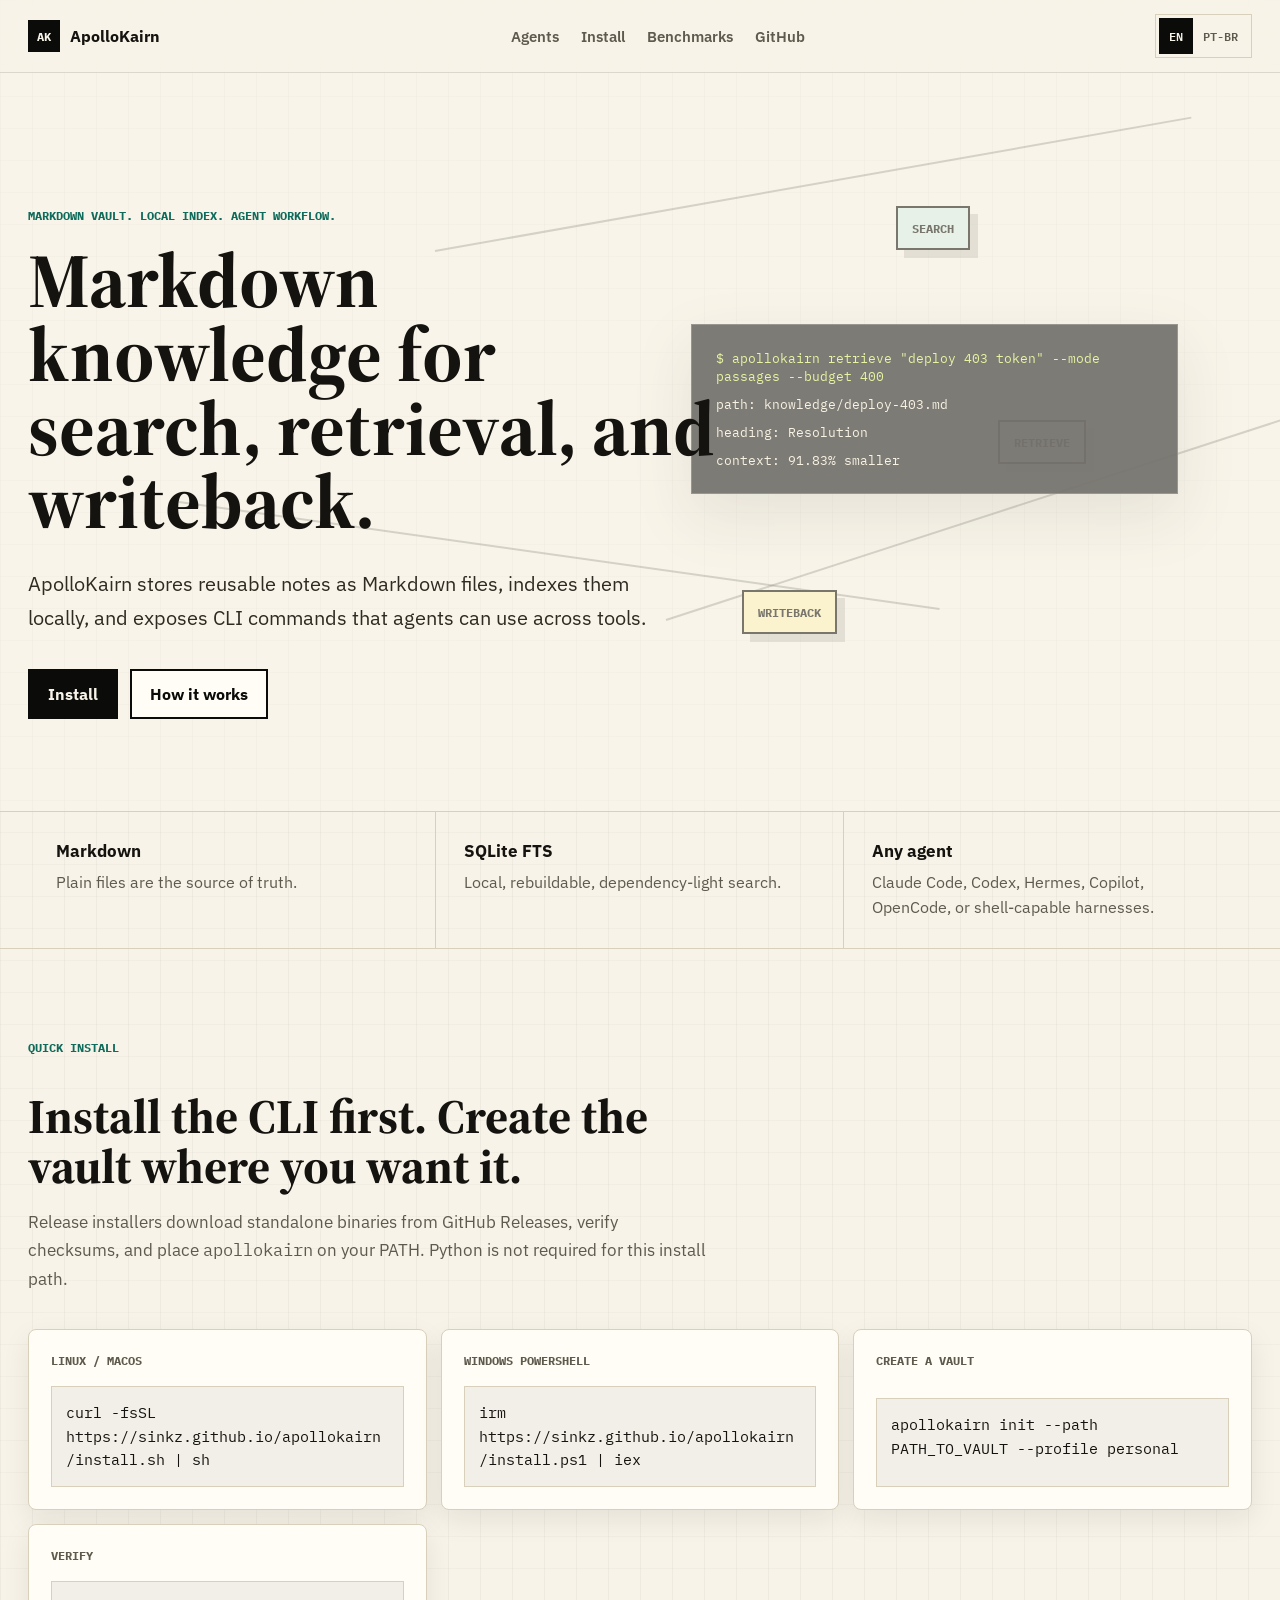
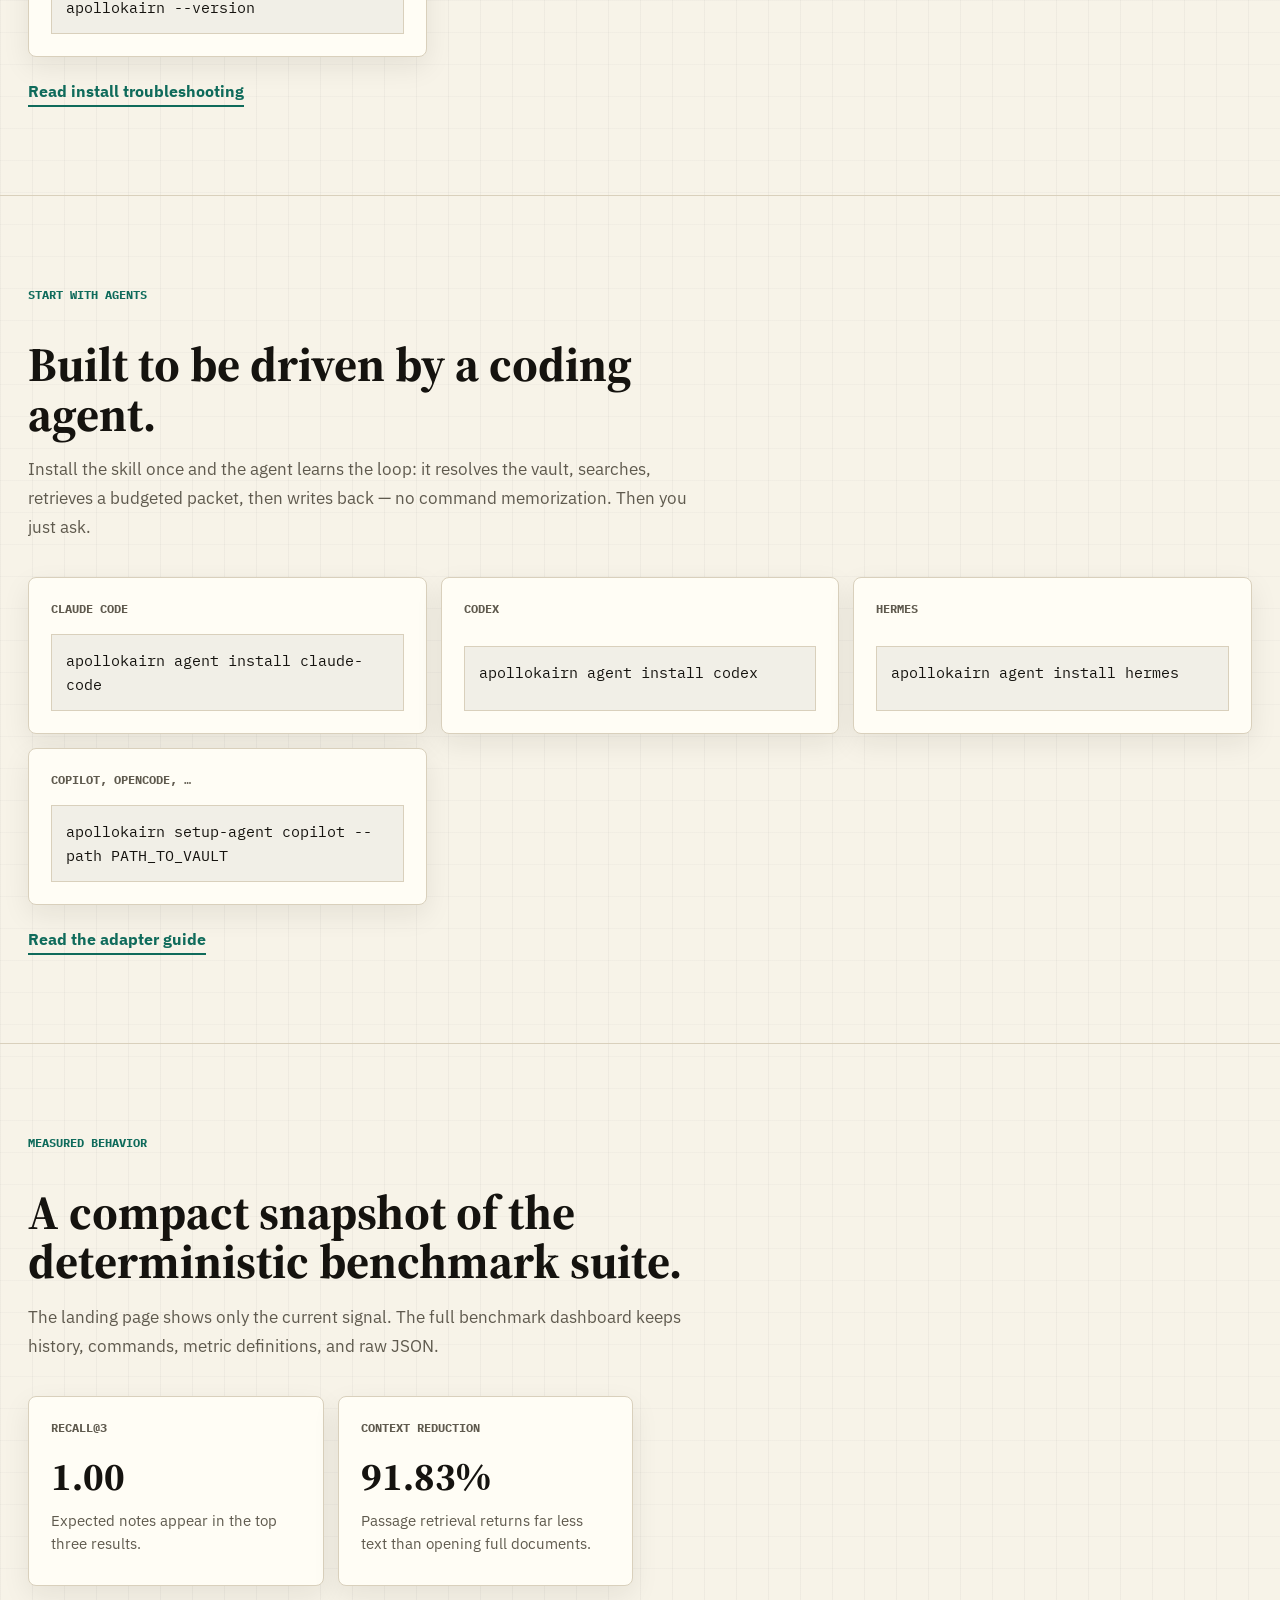
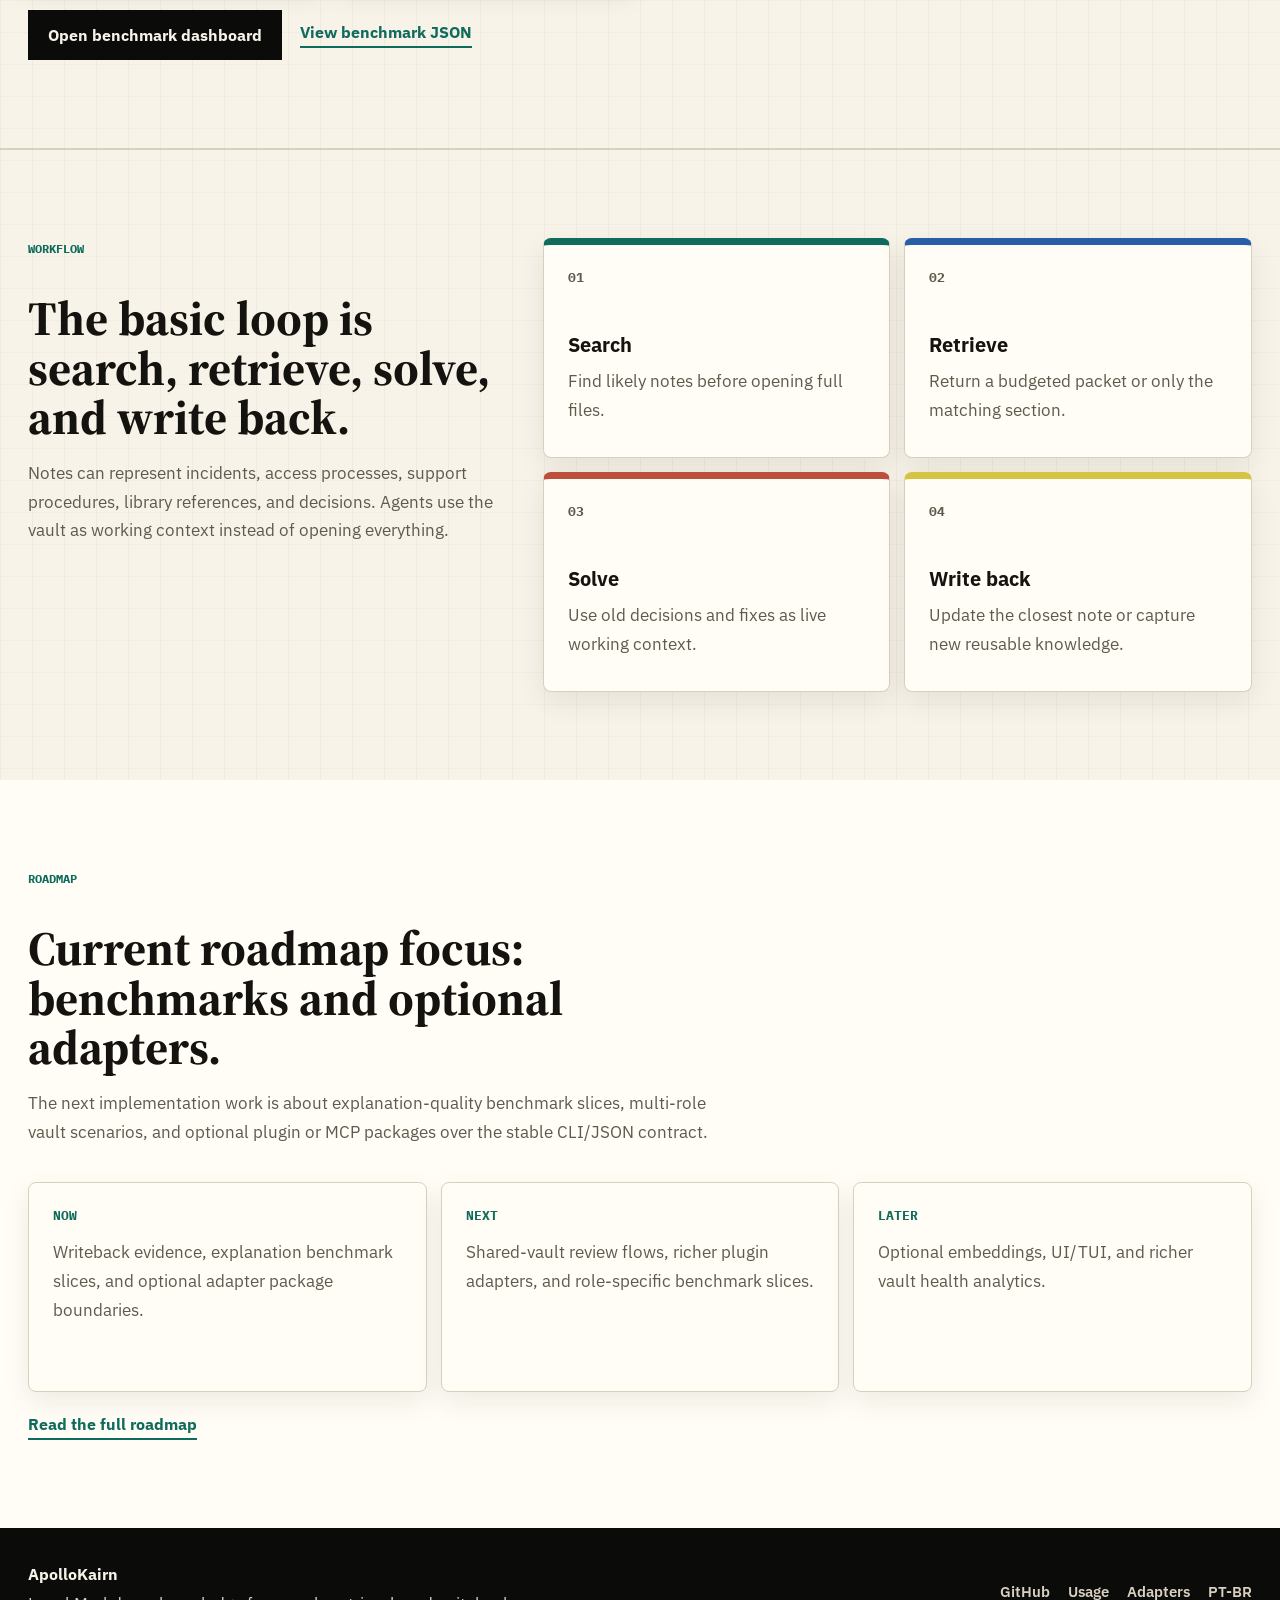
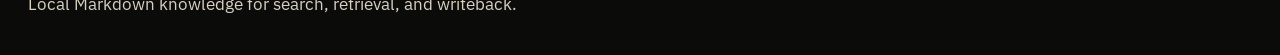
<file: docs/index.html>
<!doctype html>
<html lang="en">
  <head>
    <meta charset="utf-8" />
    <meta name="viewport" content="width=device-width, initial-scale=1" />
    <title>ApolloKairn - Markdown knowledge for agent workflows</title>
    <meta
      name="description"
      content="ApolloKairn is a local Markdown knowledge vault with CLI search, retrieval, writeback, and deterministic benchmarks."
    />
    <meta name="theme-color" content="#f7f3e8" />
    <meta property="og:title" content="ApolloKairn - Markdown knowledge for agent workflows" />
    <meta
      property="og:description"
      content="A local Markdown vault with SQLite search, budgeted retrieval, writeback, and benchmark data."
    />
    <link
      rel="icon"
      href='data:image/svg+xml,<svg xmlns="http://www.w3.org/2000/svg" viewBox="0 0 64 64"><rect width="64" height="64" fill="%2315130f"/><path d="M18 18h28v7H26v7h15v7H26v7h21v7H18z" fill="%23f7f3e8"/></svg>'
    />
    <link rel="stylesheet" href="assets/styles.css" />
  </head>
  <body data-lang="en">
    <a class="skip-link" href="#main">Skip to content</a>

    <header class="site-header" aria-label="Primary navigation">
      <a class="brand" href="#top" aria-label="ApolloKairn home">
        <span class="brand-mark">AK</span>
        <span>ApolloKairn</span>
      </a>
      <nav class="nav-links" aria-label="Page sections">
        <a href="#agents" data-lang-content="en">Agents</a>
        <a href="#agents" data-lang-content="pt">Agentes</a>
        <a href="#install">Install</a>
        <a href="benchmarks.html">Benchmarks</a>
        <a href="https://github.com/sinkz/apollokairn">GitHub</a>
      </nav>
      <div class="language-switch" aria-label="Language">
        <button class="language-button" type="button" data-set-lang="en" aria-pressed="true">EN</button>
        <button class="language-button" type="button" data-set-lang="pt" aria-pressed="false">PT-BR</button>
      </div>
    </header>

    <main id="main">
      <section class="hero" id="top">
        <div class="hero-scene" aria-hidden="true">
          <div class="scene-line line-one"></div>
          <div class="scene-line line-two"></div>
          <div class="scene-line line-three"></div>
          <div class="scene-block block-a">search</div>
          <div class="scene-block block-b">retrieve</div>
          <div class="scene-block block-c">writeback</div>
          <div class="scene-terminal">
            <span>$ apollokairn retrieve "deploy 403 token" --mode passages --budget 400</span>
            <span>path: knowledge/deploy-403.md</span>
            <span>heading: Resolution</span>
            <span>context: 91.83% smaller</span>
          </div>
        </div>
        <div class="hero-content">
          <p class="eyebrow" data-lang-content="en">Markdown vault. Local index. Agent workflow.</p>
          <p class="eyebrow" data-lang-content="pt">Vault Markdown. Índice local. Fluxo com agentes.</p>

          <h1 data-lang-content="en">Markdown knowledge for search, retrieval, and writeback.</h1>
          <h1 data-lang-content="pt">Conhecimento em Markdown para busca, recuperação e escrita.</h1>

          <p class="hero-copy" data-lang-content="en">
            ApolloKairn stores reusable notes as Markdown files, indexes them locally,
            and exposes CLI commands that agents can use across tools.
          </p>
          <p class="hero-copy" data-lang-content="pt">
            ApolloKairn armazena notas reutilizáveis como arquivos Markdown, indexa tudo
            localmente e expõe comandos de CLI que agentes podem usar em diferentes
            ferramentas.
          </p>

          <div class="hero-actions" aria-label="Primary actions">
            <a class="button primary" href="#install" data-lang-content="en">Install</a>
            <a class="button primary" href="#install" data-lang-content="pt">Instalar</a>
            <a class="button secondary" href="learn.html" data-lang-content="en">How it works</a>
            <a class="button secondary" href="learn.html" data-lang-content="pt">Como funciona</a>
          </div>
        </div>
      </section>

      <section class="proof-band" aria-label="Project facts">
        <div class="proof-item">
          <strong>Markdown</strong>
          <span data-lang-content="en">Plain files are the source of truth.</span>
          <span data-lang-content="pt">Arquivos simples são a fonte da verdade.</span>
        </div>
        <div class="proof-item">
          <strong>SQLite FTS</strong>
          <span data-lang-content="en">Local, rebuildable, dependency-light search.</span>
          <span data-lang-content="pt">Busca local, reconstruível e leve.</span>
        </div>
        <div class="proof-item">
          <strong>Any agent</strong>
          <span data-lang-content="en">Claude Code, Codex, Hermes, Copilot, OpenCode, or shell-capable harnesses.</span>
          <span data-lang-content="pt">Claude Code, Codex, Hermes, Copilot, OpenCode ou harnesses com shell.</span>
        </div>
      </section>

      <section class="section install-section" id="install">
        <div class="section-heading compact">
          <p class="eyebrow" data-lang-content="en">Quick install</p>
          <p class="eyebrow" data-lang-content="pt">Instalação rápida</p>
          <h2 data-lang-content="en">Install the CLI first. Create the vault where you want it.</h2>
          <h2 data-lang-content="pt">Instale a CLI primeiro. Crie o vault onde você quiser.</h2>
          <p data-lang-content="en">
            Release installers download standalone binaries from GitHub Releases,
            verify checksums, and place <code>apollokairn</code> on your PATH. Python is
            not required for this install path.
          </p>
          <p data-lang-content="pt">
            Os instaladores baixam binários standalone do GitHub Releases,
            validam checksums e colocam <code>apollokairn</code> no PATH. Python não é
            necessário neste caminho de instalação.
          </p>
        </div>

        <div class="install-grid">
          <article class="install-card">
            <span>Linux / macOS</span>
            <code>curl -fsSL https://sinkz.github.io/apollokairn/install.sh | sh</code>
          </article>
          <article class="install-card">
            <span>Windows PowerShell</span>
            <code>irm https://sinkz.github.io/apollokairn/install.ps1 | iex</code>
          </article>
          <article class="install-card">
            <span data-lang-content="en">Create a vault</span>
            <span data-lang-content="pt">Criar um vault</span>
            <code>apollokairn init --path PATH_TO_VAULT --profile personal</code>
          </article>
          <article class="install-card">
            <span data-lang-content="en">Verify</span>
            <span data-lang-content="pt">Verificar</span>
            <code>apollokairn --version</code>
          </article>
        </div>

        <a class="text-link" href="guides/quick-install.md" data-lang-content="en">Read install troubleshooting</a>
        <a class="text-link" href="guides/quick-install.pt-BR.md" data-lang-content="pt">Ver solução de problemas de instalação</a>
      </section>

      <section class="section install-section" id="agents">
        <div class="section-heading compact">
          <p class="eyebrow" data-lang-content="en">Start with agents</p>
          <p class="eyebrow" data-lang-content="pt">Comece com agentes</p>
          <h2 data-lang-content="en">Built to be driven by a coding agent.</h2>
          <h2 data-lang-content="pt">Feito para ser conduzido por um agente de código.</h2>
          <p data-lang-content="en">
            Install the skill once and the agent learns the loop: it resolves the
            vault, searches, retrieves a budgeted packet, then writes back — no
            command memorization. Then you just ask.
          </p>
          <p data-lang-content="pt">
            Instale a skill uma vez e o agente aprende o fluxo: ele resolve o vault,
            busca, recupera um pacote com orçamento e registra de volta — sem decorar
            comandos. Depois é só perguntar.
          </p>
        </div>

        <div class="install-grid">
          <article class="install-card">
            <span>Claude Code</span>
            <code>apollokairn agent install claude-code</code>
          </article>
          <article class="install-card">
            <span>Codex</span>
            <code>apollokairn agent install codex</code>
          </article>
          <article class="install-card">
            <span>Hermes</span>
            <code>apollokairn agent install hermes</code>
          </article>
          <article class="install-card">
            <span data-lang-content="en">Copilot, OpenCode, …</span>
            <span data-lang-content="pt">Copilot, OpenCode, …</span>
            <code>apollokairn setup-agent copilot --path PATH_TO_VAULT</code>
          </article>
        </div>

        <a class="text-link" href="https://github.com/sinkz/apollokairn/blob/main/docs/guides/adapters.md" data-lang-content="en">Read the adapter guide</a>
        <a class="text-link" href="https://github.com/sinkz/apollokairn/blob/main/docs/guides/adapters.pt-BR.md" data-lang-content="pt">Ler o guia de adapters</a>
      </section>

      <section class="section benchmark-preview-section" id="benchmarks">
        <div class="section-heading compact">
          <p class="eyebrow" data-lang-content="en">Measured behavior</p>
          <p class="eyebrow" data-lang-content="pt">Comportamento medido</p>
          <h2 data-lang-content="en">A compact snapshot of the deterministic benchmark suite.</h2>
          <h2 data-lang-content="pt">Um snapshot compacto da suíte determinística de benchmarks.</h2>
          <p data-lang-content="en">
            The landing page shows only the current signal. The full benchmark
            dashboard keeps history, commands, metric definitions, and raw JSON.
          </p>
          <p data-lang-content="pt">
            A landing mostra apenas o sinal atual. O dashboard completo mantém
            histórico, comandos, definições de métricas e JSON bruto.
          </p>
        </div>

        <figure class="section-figure" data-lang-content="pt">
          <img
            src="assets/diagrams/benchmarks.png"
            alt="Benchmark ApolloKairn: fixture, query, ranking, golden"
            loading="lazy"
          />
          <figcaption>Benchmark é contrato de comportamento — fixture, query, ranking, golden.</figcaption>
        </figure>

        <div class="benchmark-preview-grid" id="benchmark-preview-cards" aria-live="polite">
          <article class="metric-card">
            <span>Recall@3</span>
            <strong>1.00</strong>
            <p>Expected notes appear in the top three results.</p>
          </article>
          <article class="metric-card">
            <span>Context reduction</span>
            <strong>91.83%</strong>
            <p>Passage retrieval returns far less text than opening full documents.</p>
          </article>
        </div>

        <div class="benchmark-preview-actions">
          <a class="button primary" href="benchmarks.html" data-lang-content="en">Open benchmark dashboard</a>
          <a class="button primary" href="benchmarks.html" data-lang-content="pt">Abrir dashboard de benchmarks</a>
          <a class="text-link" href="data/benchmarks.json" data-lang-content="en">View benchmark JSON</a>
          <a class="text-link" href="data/benchmarks.json" data-lang-content="pt">Ver JSON dos benchmarks</a>
        </div>

        <noscript>
          <p class="noscript-note">Benchmark cards use JavaScript to load docs/data/benchmarks.json.</p>
        </noscript>
      </section>

      <section class="section split-section" id="workflow">
        <div class="section-heading compact">
          <p class="eyebrow" data-lang-content="en">Workflow</p>
          <p class="eyebrow" data-lang-content="pt">Fluxo</p>
          <h2 data-lang-content="en">The basic loop is search, retrieve, solve, and write back.</h2>
          <h2 data-lang-content="pt">O fluxo básico é buscar, recuperar, resolver e registrar.</h2>
          <p data-lang-content="en">
            Notes can represent incidents, access processes, support procedures,
            library references, and decisions. Agents use the vault as working
            context instead of opening everything.
          </p>
          <p data-lang-content="pt">
            Notas podem representar incidentes, processos de acesso, procedimentos
            de suporte, referências de bibliotecas e decisões. Agentes usam o vault
            como contexto de trabalho sem abrir tudo.
          </p>
        </div>

        <figure class="section-figure full" data-lang-content="pt">
          <img
            src="assets/diagrams/workflow.png"
            alt="Fluxo do agente ApolloKairn: vault current, search, retrieve, writeback"
            loading="lazy"
          />
          <figcaption>O agente usa um contrato — vault current, search, retrieve, writeback.</figcaption>
        </figure>

        <div class="workflow-grid" data-lang-content="en">
          <article class="workflow-card accent-green">
            <span>01</span>
            <h3 data-lang-content="en">Search</h3>
            <h3 data-lang-content="pt">Buscar</h3>
            <p data-lang-content="en">Find likely notes before opening full files.</p>
            <p data-lang-content="pt">Encontre notas prováveis antes de abrir arquivos completos.</p>
          </article>
          <article class="workflow-card accent-blue">
            <span>02</span>
            <h3 data-lang-content="en">Retrieve</h3>
            <h3 data-lang-content="pt">Recuperar</h3>
            <p data-lang-content="en">Return a budgeted packet or only the matching section.</p>
            <p data-lang-content="pt">Retorne um pacote com orçamento ou só a seção relevante.</p>
          </article>
          <article class="workflow-card accent-coral">
            <span>03</span>
            <h3 data-lang-content="en">Solve</h3>
            <h3 data-lang-content="pt">Resolver</h3>
            <p data-lang-content="en">Use old decisions and fixes as live working context.</p>
            <p data-lang-content="pt">Use decisões e correções antigas como contexto de trabalho.</p>
          </article>
          <article class="workflow-card accent-yellow">
            <span>04</span>
            <h3 data-lang-content="en">Write back</h3>
            <h3 data-lang-content="pt">Registrar</h3>
            <p data-lang-content="en">Update the closest note or capture new reusable knowledge.</p>
            <p data-lang-content="pt">Atualize a nota mais próxima ou registre novo conhecimento.</p>
          </article>
        </div>
      </section>

      <section class="section roadmap-preview" id="roadmap">
        <div class="section-heading compact">
          <p class="eyebrow" data-lang-content="en">Roadmap</p>
          <p class="eyebrow" data-lang-content="pt">Roadmap</p>
          <h2 data-lang-content="en">Current roadmap focus: benchmarks and optional adapters.</h2>
          <h2 data-lang-content="pt">Foco atual do roadmap: benchmarks e adapters opcionais.</h2>
          <p data-lang-content="en">
            The next implementation work is about explanation-quality benchmark
            slices, multi-role vault scenarios, and optional plugin or MCP
            packages over the stable CLI/JSON contract.
          </p>
          <p data-lang-content="pt">
            A próxima implementação é criar benchmarks de qualidade de explicação,
            cenários de vault por perfil e pacotes opcionais de plugin ou MCP
            sobre o contrato estável de CLI/JSON.
          </p>
        </div>
        <div class="roadmap-columns">
          <article>
            <span>Now</span>
            <p data-lang-content="en">Writeback evidence, explanation benchmark slices, and optional adapter package boundaries.</p>
            <p data-lang-content="pt">Evidência de escrita, benchmarks de explicação e limites para pacotes opcionais de adapters.</p>
          </article>
          <article>
            <span>Next</span>
            <p data-lang-content="en">Shared-vault review flows, richer plugin adapters, and role-specific benchmark slices.</p>
            <p data-lang-content="pt">Revisão de vaults compartilhados, plugins mais ricos e benchmarks por perfil.</p>
          </article>
          <article>
            <span>Later</span>
            <p data-lang-content="en">Optional embeddings, UI/TUI, and richer vault health analytics.</p>
            <p data-lang-content="pt">Embeddings opcionais, UI/TUI e análises mais ricas de saúde do vault.</p>
          </article>
        </div>
        <a class="text-link" href="https://github.com/sinkz/apollokairn/blob/main/ROADMAP.md" data-lang-content="en">Read the full roadmap</a>
        <a class="text-link" href="https://github.com/sinkz/apollokairn/blob/main/ROADMAP.md" data-lang-content="pt">Ler o roadmap completo</a>
      </section>
    </main>

    <footer class="site-footer">
      <div>
        <strong>ApolloKairn</strong>
        <p data-lang-content="en">Local Markdown knowledge for search, retrieval, and writeback.</p>
        <p data-lang-content="pt">Conhecimento local em Markdown para busca, recuperação e escrita.</p>
      </div>
      <div class="footer-links">
        <a href="https://github.com/sinkz/apollokairn">GitHub</a>
        <a href="https://github.com/sinkz/apollokairn/blob/main/docs/guides/usage.md">Usage</a>
        <a href="https://github.com/sinkz/apollokairn/blob/main/docs/guides/adapters.md">Adapters</a>
        <a href="https://github.com/sinkz/apollokairn/blob/main/docs/guides/usage.pt-BR.md">PT-BR</a>
      </div>
    </footer>

    <script src="assets/site.js"></script>
  </body>
</html>
</file>
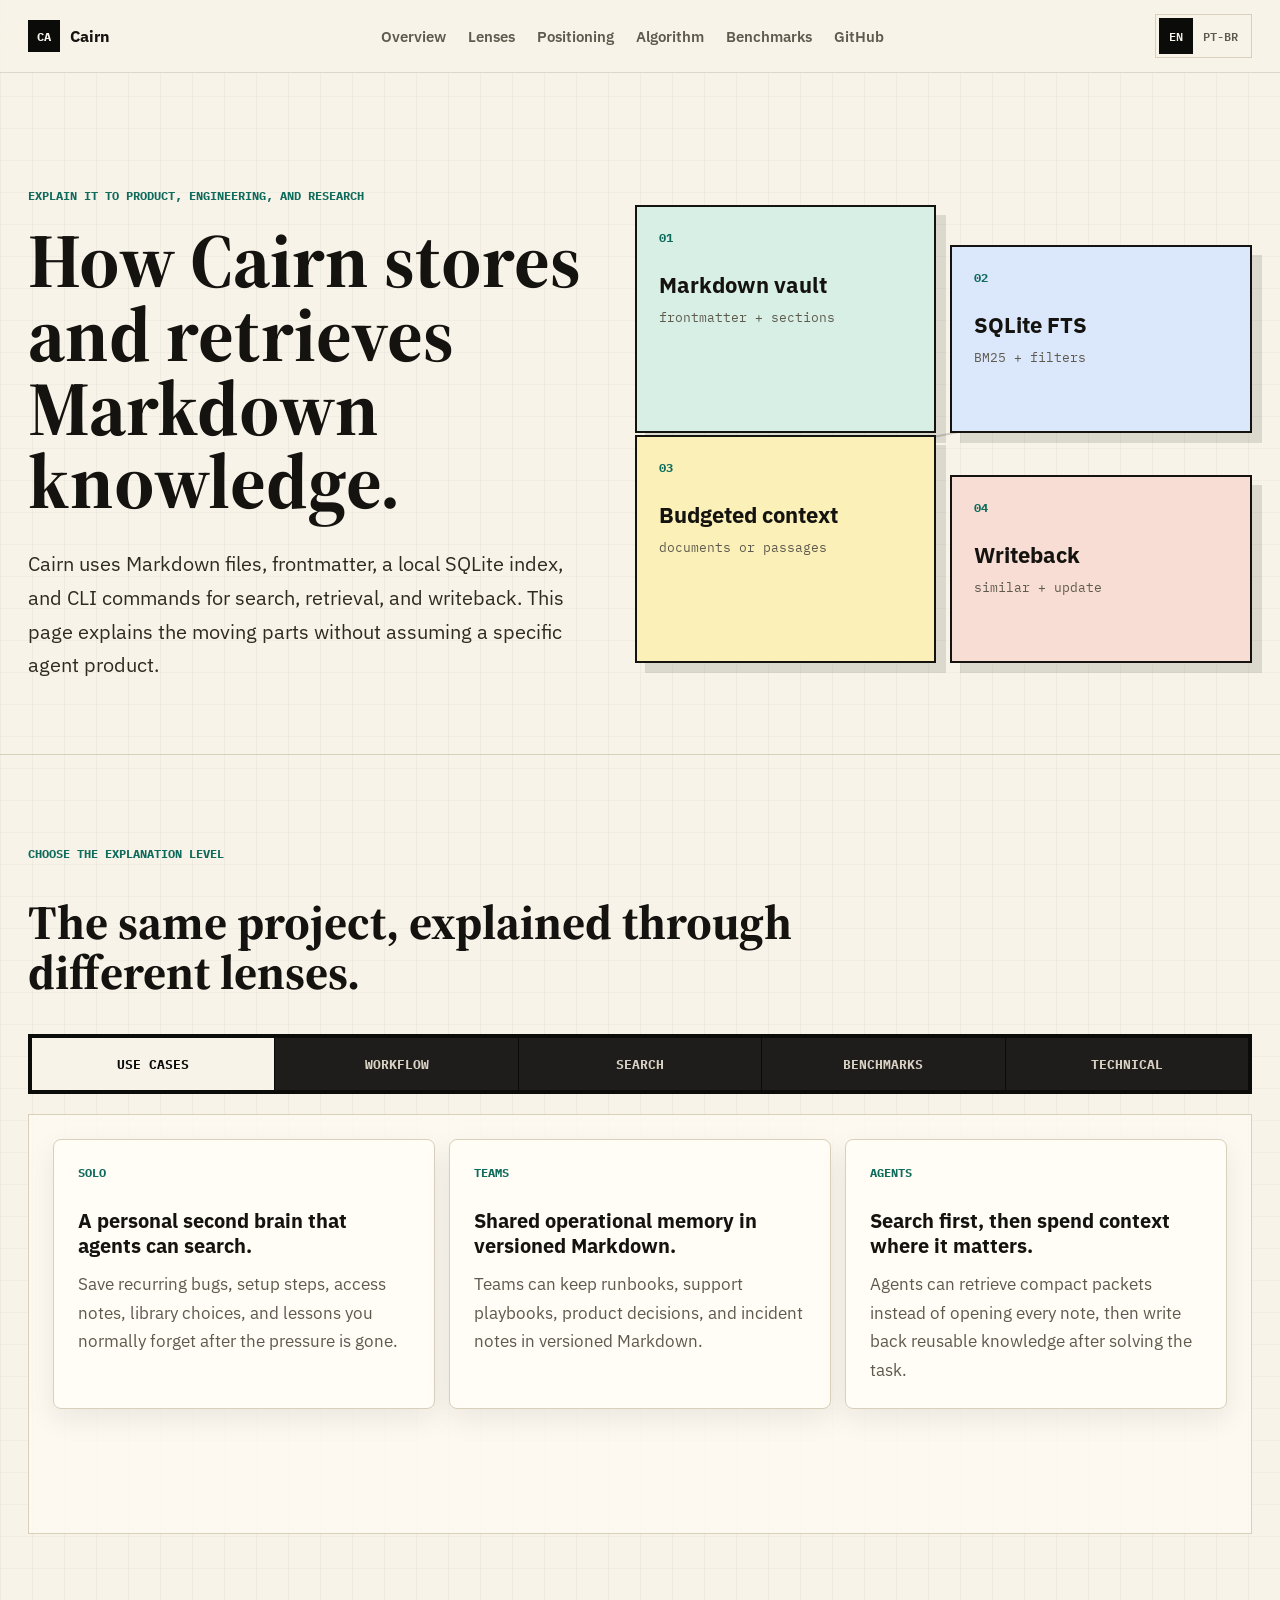
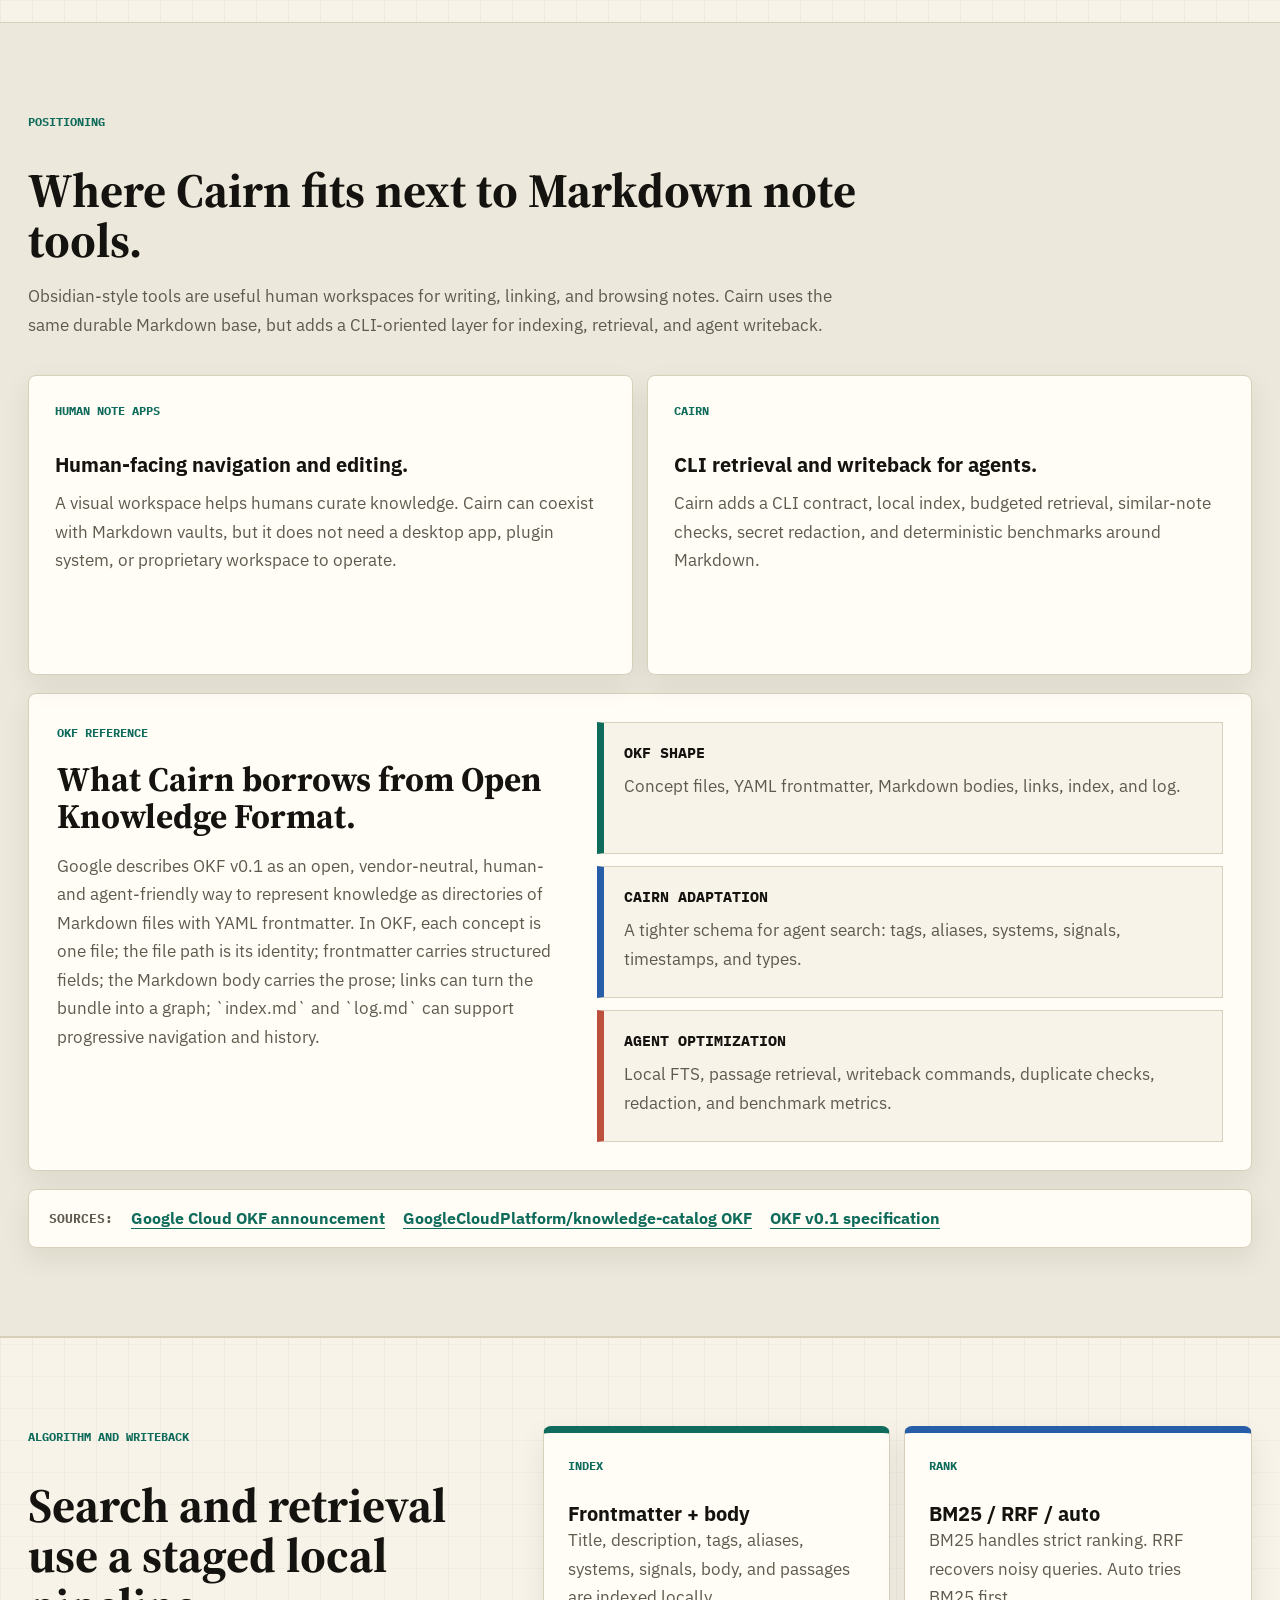
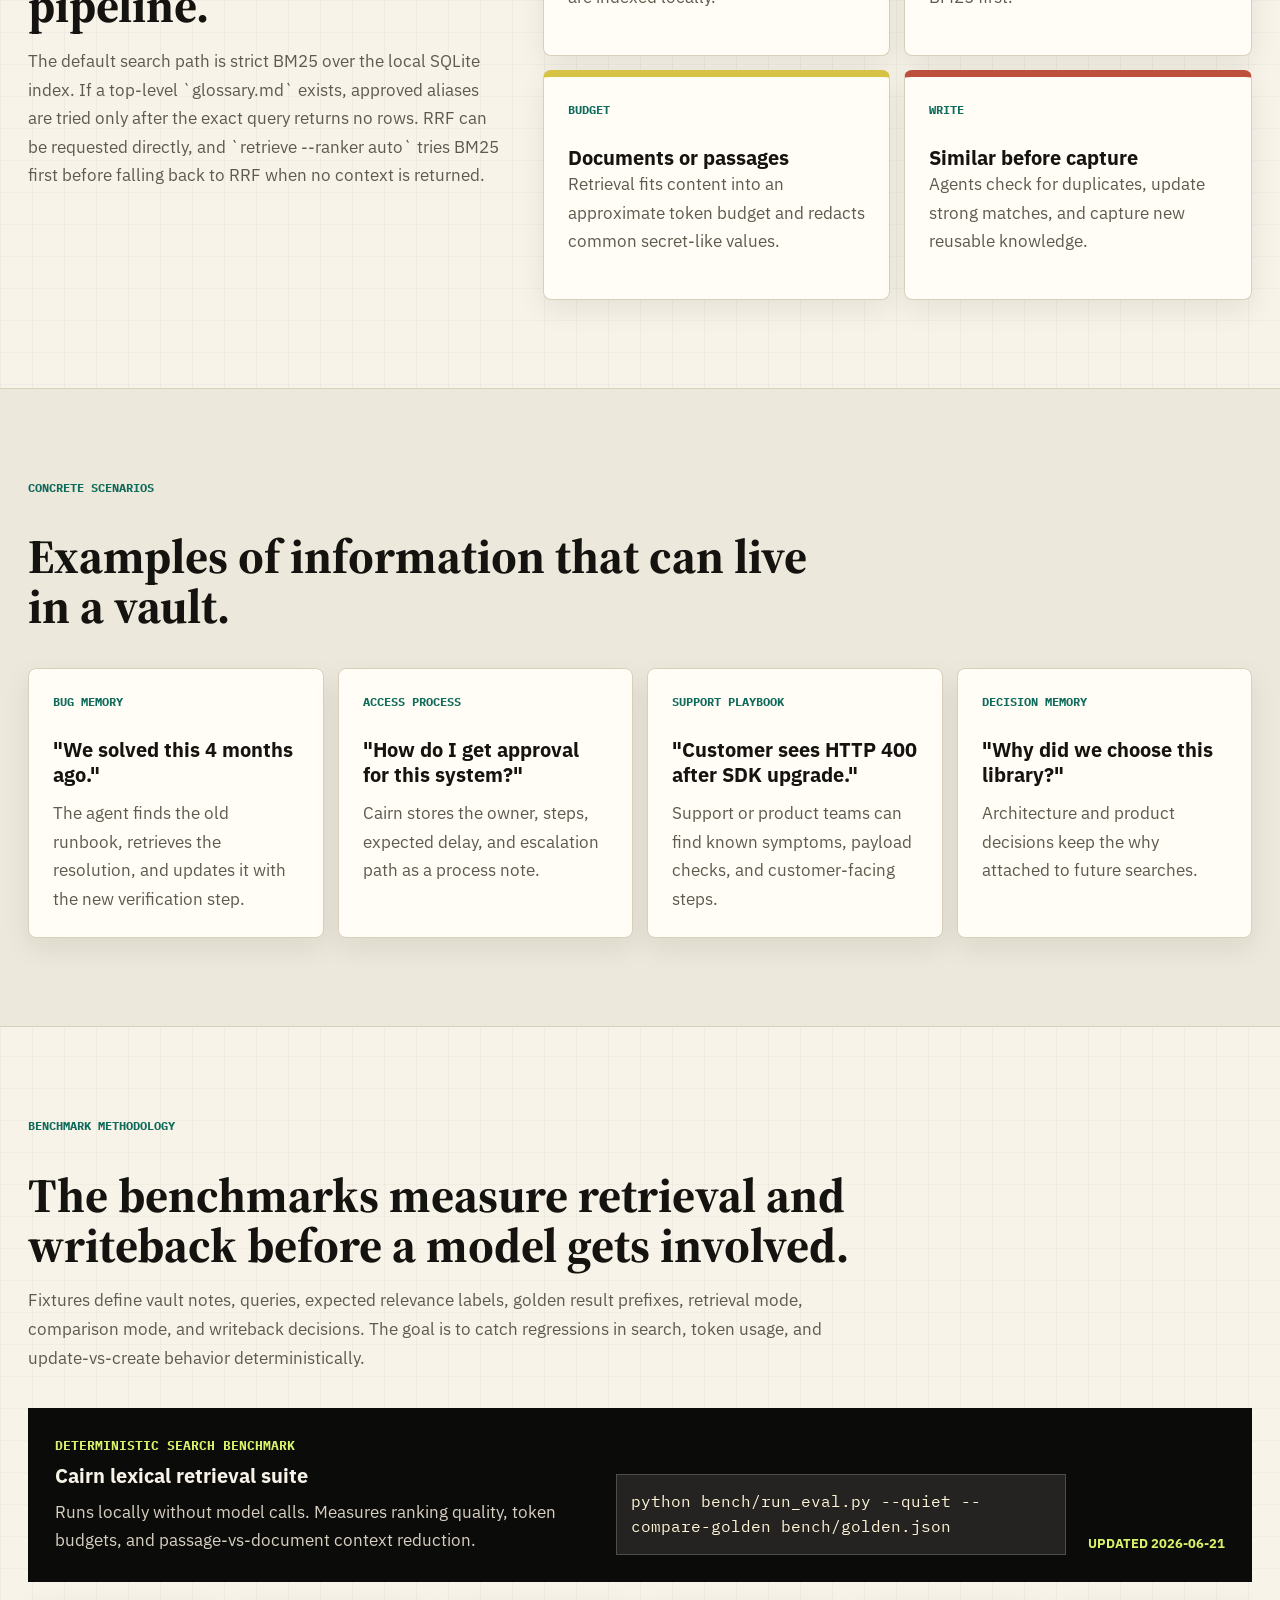
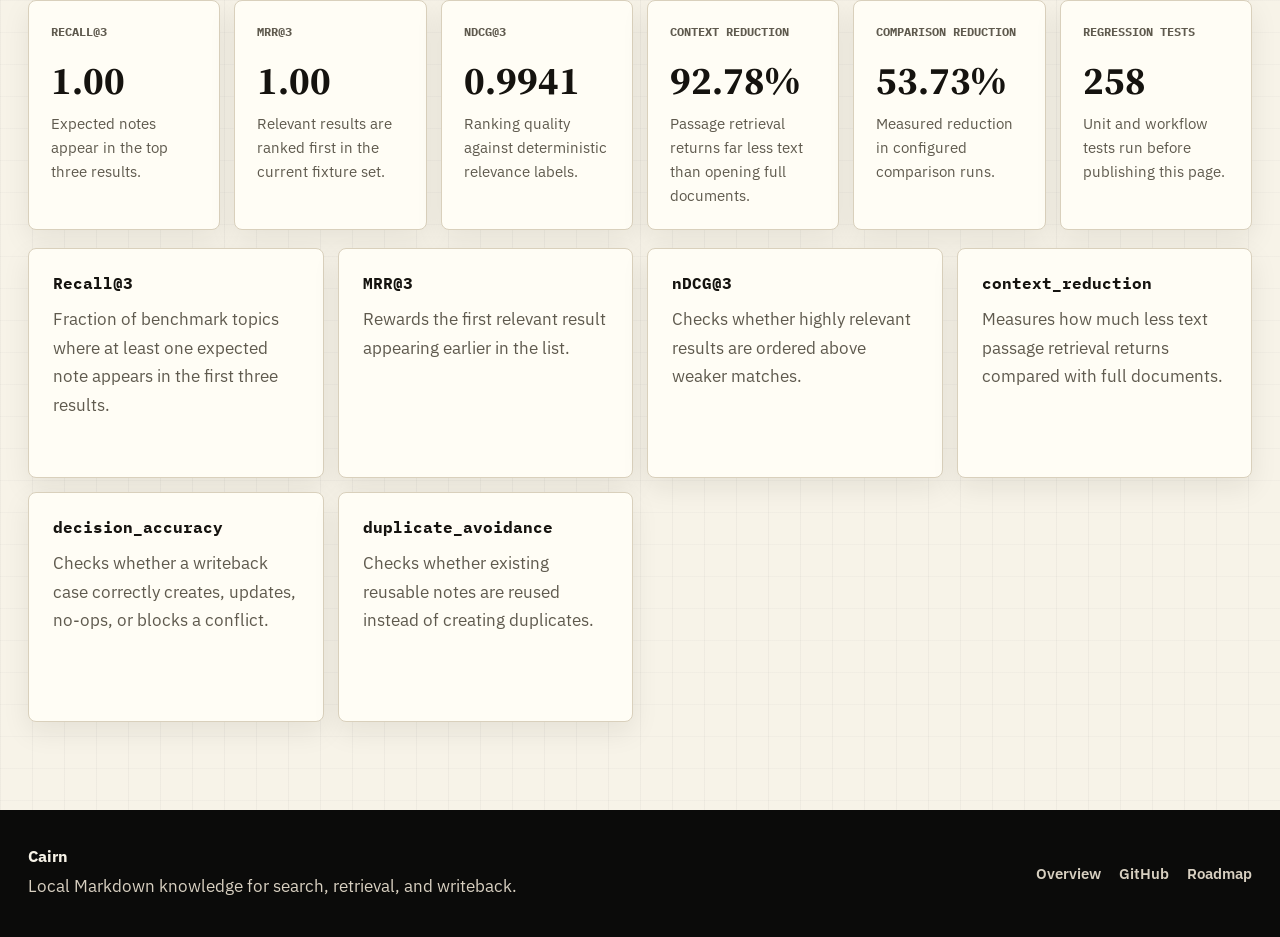
<file: docs/learn.html>
<!doctype html>
<html lang="en">
  <head>
    <meta charset="utf-8" />
    <meta name="viewport" content="width=device-width, initial-scale=1" />
    <title>How Cairn Works - Agent memory in Markdown</title>
    <meta
      name="description"
      content="A practical and technical explanation of how Cairn works for solo users, teams, agents, search, writeback, and benchmarks."
    />
    <meta name="theme-color" content="#f7f3e8" />
    <meta property="og:title" content="How Cairn Works" />
    <meta
      property="og:description"
      content="Understand Cairn from use cases to algorithms: Markdown vaults, search, retrieval, writeback, and deterministic benchmarks."
    />
    <link
      rel="icon"
      href='data:image/svg+xml,<svg xmlns="http://www.w3.org/2000/svg" viewBox="0 0 64 64"><rect width="64" height="64" fill="%2315130f"/><path d="M18 18h28v7H26v7h15v7H26v7h21v7H18z" fill="%23f7f3e8"/></svg>'
    />
    <link rel="stylesheet" href="assets/styles.css" />
  </head>
  <body data-lang="en">
    <a class="skip-link" href="#main">Skip to content</a>

    <header class="site-header" aria-label="Primary navigation">
      <a class="brand" href="index.html" aria-label="Cairn home">
        <span class="brand-mark">CA</span>
        <span>Cairn</span>
      </a>
      <nav class="nav-links" aria-label="Page sections">
        <a href="index.html">Overview</a>
        <a href="#lenses">Lenses</a>
        <a href="#positioning">Positioning</a>
        <a href="#algorithm">Algorithm</a>
        <a href="#benchmarks">Benchmarks</a>
        <a href="https://github.com/sinkz/cairn">GitHub</a>
      </nav>
      <div class="language-switch" aria-label="Language">
        <button class="language-button" type="button" data-set-lang="en" aria-pressed="true">EN</button>
        <button class="language-button" type="button" data-set-lang="pt" aria-pressed="false">PT-BR</button>
      </div>
    </header>

    <main id="main">
      <section class="learn-hero" id="top">
        <div class="learn-hero-copy">
          <p class="eyebrow" data-lang-content="en">Explain it to product, engineering, and research</p>
          <p class="eyebrow" data-lang-content="pt">Explicação para produto, engenharia e pesquisa</p>
          <h1 data-lang-content="en">How Cairn stores and retrieves Markdown knowledge.</h1>
          <h1 data-lang-content="pt">Como o Cairn armazena e recupera conhecimento em Markdown.</h1>
          <p class="hero-copy" data-lang-content="en">
            Cairn uses Markdown files, frontmatter, a local SQLite index, and CLI
            commands for search, retrieval, and writeback. This page explains the
            moving parts without assuming a specific agent product.
          </p>
          <p class="hero-copy" data-lang-content="pt">
            Cairn usa arquivos Markdown, frontmatter, um índice SQLite local e
            comandos de CLI para busca, recuperação e escrita. Esta página explica as
            partes do projeto sem assumir um produto de agente específico.
          </p>
        </div>

        <div class="system-map" aria-label="Cairn system map">
          <div class="map-node source">
            <span>01</span>
            <strong>Markdown vault</strong>
            <small>frontmatter + sections</small>
          </div>
          <div class="map-node index">
            <span>02</span>
            <strong>SQLite FTS</strong>
            <small>BM25 + filters</small>
          </div>
          <div class="map-node retrieve">
            <span>03</span>
            <strong>Budgeted context</strong>
            <small>documents or passages</small>
          </div>
          <div class="map-node write">
            <span>04</span>
            <strong>Writeback</strong>
            <small>similar + update</small>
          </div>
        </div>
      </section>

      <section class="section lens-section" id="lenses">
        <div class="section-heading">
          <p class="eyebrow" data-lang-content="en">Choose the explanation level</p>
          <p class="eyebrow" data-lang-content="pt">Escolha o nível da explicação</p>
          <h2 data-lang-content="en">The same project, explained through different lenses.</h2>
          <h2 data-lang-content="pt">O mesmo projeto, explicado por diferentes lentes.</h2>
        </div>

        <div class="tab-shell">
          <div class="tab-list" role="tablist" aria-label="Explanation lenses">
            <button class="tab-button" type="button" role="tab" aria-selected="true" data-tab-target="use-cases">
              <span data-lang-content="en">Use cases</span>
              <span data-lang-content="pt">Casos de uso</span>
            </button>
            <button class="tab-button" type="button" role="tab" aria-selected="false" data-tab-target="workflow">
              <span data-lang-content="en">Workflow</span>
              <span data-lang-content="pt">Fluxo</span>
            </button>
            <button class="tab-button" type="button" role="tab" aria-selected="false" data-tab-target="search">
              <span data-lang-content="en">Search</span>
              <span data-lang-content="pt">Busca</span>
            </button>
            <button class="tab-button" type="button" role="tab" aria-selected="false" data-tab-target="benchmarking">
              <span data-lang-content="en">Benchmarks</span>
              <span data-lang-content="pt">Benchmarks</span>
            </button>
            <button class="tab-button" type="button" role="tab" aria-selected="false" data-tab-target="technical">
              <span data-lang-content="en">Technical</span>
              <span data-lang-content="pt">Técnico</span>
            </button>
          </div>

          <div class="tab-panel" role="tabpanel" data-tab-panel="use-cases">
            <div class="explain-grid">
              <article class="explain-card">
                <span>Solo</span>
                <h3 data-lang-content="en">A personal second brain that agents can search.</h3>
                <h3 data-lang-content="pt">Um segundo cérebro pessoal que agentes conseguem buscar.</h3>
                <p data-lang-content="en">
                  Save recurring bugs, setup steps, access notes, library choices,
                  and lessons you normally forget after the pressure is gone.
                </p>
                <p data-lang-content="pt">
                  Salve bugs recorrentes, passos de setup, notas de acesso, escolhas
                  de bibliotecas e aprendizados que normalmente somem depois da pressão.
                </p>
              </article>
              <article class="explain-card">
                <span>Teams</span>
                <h3 data-lang-content="en">Shared operational memory in versioned Markdown.</h3>
                <h3 data-lang-content="pt">Memória operacional compartilhada em Markdown versionado.</h3>
                <p data-lang-content="en">
                  Teams can keep runbooks, support playbooks, product decisions, and
                  incident notes in versioned Markdown.
                </p>
                <p data-lang-content="pt">
                  Times podem manter runbooks, playbooks de suporte, decisões de
                  produto e notas de incidente em Markdown versionado.
                </p>
              </article>
              <article class="explain-card">
                <span>Agents</span>
                <h3 data-lang-content="en">Search first, then spend context where it matters.</h3>
                <h3 data-lang-content="pt">Buscar primeiro, gastar contexto onde importa.</h3>
                <p data-lang-content="en">
                  Agents can retrieve compact packets instead of opening every note,
                  then write back reusable knowledge after solving the task.
                </p>
                <p data-lang-content="pt">
                  Agentes recuperam pacotes compactos em vez de abrir todas as notas
                  e registram conhecimento reutilizável depois de resolver a tarefa.
                </p>
              </article>
            </div>
          </div>

          <div class="tab-panel" role="tabpanel" data-tab-panel="workflow" hidden>
            <div class="timeline-diagram">
              <article>
                <span>1</span>
                <h3 data-lang-content="en">Ask or hit a problem</h3>
                <h3 data-lang-content="pt">Pergunta ou problema</h3>
                <p data-lang-content="en">A bug, access question, support case, process, or decision comes up.</p>
                <p data-lang-content="pt">Surge um bug, dúvida de acesso, caso de suporte, processo ou decisão.</p>
              </article>
              <article>
                <span>2</span>
                <h3 data-lang-content="en">Search the vault</h3>
                <h3 data-lang-content="pt">Buscar no vault</h3>
                <p data-lang-content="en">Cairn returns paths and snippets before large documents are opened.</p>
                <p data-lang-content="pt">Cairn retorna paths e snippets antes de abrir documentos grandes.</p>
              </article>
              <article>
                <span>3</span>
                <h3 data-lang-content="en">Retrieve a packet</h3>
                <h3 data-lang-content="pt">Recuperar contexto</h3>
                <p data-lang-content="en">The agent gets documents or passages under a token budget.</p>
                <p data-lang-content="pt">O agente recebe documentos ou passagens dentro de um orçamento de tokens.</p>
              </article>
              <article>
                <span>4</span>
                <h3 data-lang-content="en">Write back</h3>
                <h3 data-lang-content="pt">Registrar aprendizado</h3>
                <p data-lang-content="en">Similar notes are updated; new reusable knowledge is captured.</p>
                <p data-lang-content="pt">Notas similares são atualizadas; conhecimento novo e reutilizável é capturado.</p>
              </article>
            </div>
          </div>

          <div class="tab-panel" role="tabpanel" data-tab-panel="search" hidden>
            <div class="stack-diagram">
              <div class="stack-row">
                <strong>BM25</strong>
                <p data-lang-content="en">Strict lexical default. Predictable, local, and cheap.</p>
                <p data-lang-content="pt">Padrão lexical estrito. Previsível, local e leve.</p>
              </div>
              <div class="stack-row">
                <strong>Glossary</strong>
                <p data-lang-content="en">Curated aliases such as k8s/kubernetes are used only as a fallback after exact BM25 misses.</p>
                <p data-lang-content="pt">Aliases curados como k8s/kubernetes são usados só como fallback depois de misses exatos no BM25.</p>
              </div>
              <div class="stack-row">
                <strong>RRF</strong>
                <p data-lang-content="en">Fuses multiple lexical runs when a query has extra words or safe variants.</p>
                <p data-lang-content="pt">Combina rodadas lexicais quando a query tem termos extras ou variantes seguras.</p>
              </div>
              <div class="stack-row">
                <strong>Passages</strong>
                <p data-lang-content="en">Indexes sections so retrieval can return the useful part, not the whole file.</p>
                <p data-lang-content="pt">Indexa seções para retornar a parte útil, não o arquivo inteiro.</p>
              </div>
              <div class="stack-row">
                <strong>Similar</strong>
                <p data-lang-content="en">Combines search and fingerprints to avoid creating duplicate notes.</p>
                <p data-lang-content="pt">Combina busca e fingerprints para evitar notas duplicadas.</p>
              </div>
            </div>
          </div>

          <div class="tab-panel" role="tabpanel" data-tab-panel="benchmarking" hidden>
            <div class="metric-explainer-grid">
              <article>
                <strong>Recall@3</strong>
                <p data-lang-content="en">Did the expected note appear in the first three results?</p>
                <p data-lang-content="pt">A nota esperada apareceu nos três primeiros resultados?</p>
              </article>
              <article>
                <strong>MRR@3</strong>
                <p data-lang-content="en">How early did the first relevant result appear?</p>
                <p data-lang-content="pt">Quão cedo apareceu o primeiro resultado relevante?</p>
              </article>
              <article>
                <strong>nDCG@3</strong>
                <p data-lang-content="en">Was the ranking order good, considering graded relevance?</p>
                <p data-lang-content="pt">A ordem do ranking foi boa, considerando relevância graduada?</p>
              </article>
              <article>
                <strong>Context reduction</strong>
                <p data-lang-content="en">How much text did passages save compared with full documents?</p>
                <p data-lang-content="pt">Quanto texto as passagens economizaram contra documentos completos?</p>
              </article>
            </div>
          </div>

          <div class="tab-panel" role="tabpanel" data-tab-panel="technical" hidden>
            <div class="technical-map">
              <code>Markdown files</code>
              <span></span>
              <code>frontmatter parser</code>
              <span></span>
              <code>SQLite FTS5</code>
              <span></span>
              <code>search / retrieve / similar</code>
              <span></span>
              <code>agent writeback</code>
            </div>
            <p class="panel-footnote" data-lang-content="en">
              The core has no mandatory model dependency. Embeddings can come later as
              an optional backend, not as the foundation.
            </p>
            <p class="panel-footnote" data-lang-content="pt">
              O core não depende obrigatoriamente de modelos. Embeddings podem entrar
              depois como backend opcional, não como fundação.
            </p>
          </div>
        </div>
      </section>

      <section class="section positioning-section" id="positioning">
        <div class="section-heading">
          <p class="eyebrow" data-lang-content="en">Positioning</p>
          <p class="eyebrow" data-lang-content="pt">Posicionamento</p>
          <h2 data-lang-content="en">Where Cairn fits next to Markdown note tools.</h2>
          <h2 data-lang-content="pt">Onde o Cairn se encaixa ao lado de ferramentas de notas em Markdown.</h2>
          <p data-lang-content="en">
            Obsidian-style tools are useful human workspaces for writing, linking,
            and browsing notes. Cairn uses the same durable Markdown base, but adds a
            CLI-oriented layer for indexing, retrieval, and agent writeback.
          </p>
          <p data-lang-content="pt">
            Ferramentas no estilo Obsidian são workspaces úteis para humanos
            escreverem, linkarem e navegarem notas. Cairn usa a mesma base durável em
            Markdown, mas adiciona uma camada orientada a CLI para indexação,
            recuperação e escrita por agentes.
          </p>
        </div>

        <div class="comparison-grid">
          <article>
            <span data-lang-content="en">Human note apps</span>
            <span data-lang-content="pt">Apps humanos de notas</span>
            <h3 data-lang-content="en">Human-facing navigation and editing.</h3>
            <h3 data-lang-content="pt">Navegação e edição voltadas para humanos.</h3>
            <p data-lang-content="en">
              A visual workspace helps humans curate knowledge. Cairn can coexist with
              Markdown vaults, but it does not need a desktop app, plugin system, or
              proprietary workspace to operate.
            </p>
            <p data-lang-content="pt">
              Um workspace visual ajuda humanos a curar conhecimento. Cairn pode
              coexistir com vaults Markdown, mas não precisa de app desktop, sistema de
              plugins ou workspace proprietário para operar.
            </p>
          </article>
          <article>
            <span data-lang-content="en">Cairn</span>
            <span data-lang-content="pt">Cairn</span>
            <h3 data-lang-content="en">CLI retrieval and writeback for agents.</h3>
            <h3 data-lang-content="pt">Recuperação e escrita por CLI para agentes.</h3>
            <p data-lang-content="en">
              Cairn adds a CLI contract, local index, budgeted retrieval, similar-note
              checks, secret redaction, and deterministic benchmarks around Markdown.
            </p>
            <p data-lang-content="pt">
              Cairn adiciona contrato de CLI, índice local, recuperação com orçamento,
              checagem de notas similares, redação de segredos e benchmarks
              determinísticos em volta do Markdown.
            </p>
          </article>
        </div>

        <div class="okf-panel">
          <div>
            <p class="eyebrow" data-lang-content="en">OKF reference</p>
            <p class="eyebrow" data-lang-content="pt">Referência OKF</p>
            <h3 data-lang-content="en">What Cairn borrows from Open Knowledge Format.</h3>
            <h3 data-lang-content="pt">O que o Cairn aproveita do Open Knowledge Format.</h3>
            <p data-lang-content="en">
              Google describes OKF v0.1 as an open, vendor-neutral, human- and
              agent-friendly way to represent knowledge as directories of Markdown files
              with YAML frontmatter. In OKF, each concept is one file; the file path is
              its identity; frontmatter carries structured fields; the Markdown body
              carries the prose; links can turn the bundle into a graph; `index.md` and
              `log.md` can support progressive navigation and history.
            </p>
            <p data-lang-content="pt">
              O Google descreve o OKF v0.1 como um formato aberto, neutro de fornecedor,
              amigável para humanos e agentes, que representa conhecimento como
              diretórios de arquivos Markdown com frontmatter YAML. No OKF, cada
              conceito é um arquivo; o caminho do arquivo é sua identidade; o
              frontmatter carrega campos estruturados; o corpo Markdown carrega o texto;
              links podem transformar o bundle em um grafo; `index.md` e `log.md` podem
              apoiar navegação progressiva e histórico.
            </p>
          </div>
          <div class="okf-steps" aria-label="OKF influence">
            <article>
              <strong>OKF shape</strong>
              <p data-lang-content="en">Concept files, YAML frontmatter, Markdown bodies, links, index, and log.</p>
              <p data-lang-content="pt">Arquivos de conceito, frontmatter YAML, corpos Markdown, links, índice e log.</p>
            </article>
            <article>
              <strong>Cairn adaptation</strong>
              <p data-lang-content="en">A tighter schema for agent search: tags, aliases, systems, signals, timestamps, and types.</p>
              <p data-lang-content="pt">Um schema mais fechado para busca por agentes: tags, aliases, sistemas, sinais, timestamps e tipos.</p>
            </article>
            <article>
              <strong>Agent optimization</strong>
              <p data-lang-content="en">Local FTS, passage retrieval, writeback commands, duplicate checks, redaction, and benchmark metrics.</p>
              <p data-lang-content="pt">FTS local, recuperação por passagens, comandos de escrita, checagem de duplicatas, redação e métricas de benchmark.</p>
            </article>
          </div>
        </div>

        <div class="source-strip" aria-label="Sources">
          <span data-lang-content="en">Sources:</span>
          <span data-lang-content="pt">Fontes:</span>
          <a href="https://cloud.google.com/blog/products/data-analytics/how-the-open-knowledge-format-can-improve-data-sharing">Google Cloud OKF announcement</a>
          <a href="https://github.com/GoogleCloudPlatform/knowledge-catalog/tree/main/okf">GoogleCloudPlatform/knowledge-catalog OKF</a>
          <a href="https://github.com/GoogleCloudPlatform/knowledge-catalog/blob/main/okf/SPEC.md">OKF v0.1 specification</a>
        </div>
      </section>

      <section class="section split-section" id="algorithm">
        <div class="section-heading compact">
          <p class="eyebrow" data-lang-content="en">Algorithm and writeback</p>
          <p class="eyebrow" data-lang-content="pt">Algoritmo e escrita</p>
          <h2 data-lang-content="en">Search and retrieval use a staged local pipeline.</h2>
          <h2 data-lang-content="pt">Busca e recuperação usam um pipeline local em etapas.</h2>
          <p data-lang-content="en">
            The default search path is strict BM25 over the local SQLite index. If a
            top-level `glossary.md` exists, approved aliases are tried only after the
            exact query returns no rows. RRF can be requested directly, and
            `retrieve --ranker auto` tries BM25 first before falling back to RRF when
            no context is returned.
          </p>
          <p data-lang-content="pt">
            O caminho padrão é BM25 estrito sobre o índice SQLite local. Se existir um
            `glossary.md` no topo do vault, aliases aprovados são testados só depois
            que a consulta exata não retorna linhas. RRF pode ser pedido diretamente,
            e `retrieve --ranker auto` tenta BM25 primeiro antes de cair para RRF
            quando nenhum contexto é retornado.
          </p>
        </div>

        <div class="algorithm-board">
          <article>
            <span>index</span>
            <h3>Frontmatter + body</h3>
            <p data-lang-content="en">Title, description, tags, aliases, systems, signals, body, and passages are indexed locally.</p>
            <p data-lang-content="pt">Título, descrição, tags, aliases, sistemas, sinais, corpo e passagens são indexados localmente.</p>
          </article>
          <article>
            <span>rank</span>
            <h3>BM25 / RRF / auto</h3>
            <p data-lang-content="en">BM25 handles strict ranking. RRF recovers noisy queries. Auto tries BM25 first.</p>
            <p data-lang-content="pt">BM25 faz o ranking estrito. RRF recupera queries ruidosas. Auto tenta BM25 primeiro.</p>
          </article>
          <article>
            <span>budget</span>
            <h3>Documents or passages</h3>
            <p data-lang-content="en">Retrieval fits content into an approximate token budget and redacts common secret-like values.</p>
            <p data-lang-content="pt">A recuperação encaixa conteúdo em um orçamento aproximado de tokens e redige valores com aparência de segredo.</p>
          </article>
          <article>
            <span>write</span>
            <h3>Similar before capture</h3>
            <p data-lang-content="en">Agents check for duplicates, update strong matches, and capture new reusable knowledge.</p>
            <p data-lang-content="pt">Agentes checam duplicatas, atualizam matches fortes e capturam novo conhecimento reutilizável.</p>
          </article>
        </div>
      </section>

      <section class="section use-cases">
        <div class="section-heading">
          <p class="eyebrow" data-lang-content="en">Concrete scenarios</p>
          <p class="eyebrow" data-lang-content="pt">Cenários concretos</p>
          <h2 data-lang-content="en">Examples of information that can live in a vault.</h2>
          <h2 data-lang-content="pt">Exemplos de informação que podem viver em um vault.</h2>
        </div>
        <div class="scenario-grid">
          <article>
            <span>Bug memory</span>
            <h3 data-lang-content="en">"We solved this 4 months ago."</h3>
            <h3 data-lang-content="pt">"A gente resolveu isso há 4 meses."</h3>
            <p data-lang-content="en">The agent finds the old runbook, retrieves the resolution, and updates it with the new verification step.</p>
            <p data-lang-content="pt">O agente encontra o runbook antigo, recupera a resolução e atualiza com o novo passo de verificação.</p>
          </article>
          <article>
            <span>Access process</span>
            <h3 data-lang-content="en">"How do I get approval for this system?"</h3>
            <h3 data-lang-content="pt">"Como consigo aprovação para esse sistema?"</h3>
            <p data-lang-content="en">Cairn stores the owner, steps, expected delay, and escalation path as a process note.</p>
            <p data-lang-content="pt">Cairn guarda responsável, passos, prazo esperado e escalonamento como nota de processo.</p>
          </article>
          <article>
            <span>Support playbook</span>
            <h3 data-lang-content="en">"Customer sees HTTP 400 after SDK upgrade."</h3>
            <h3 data-lang-content="pt">"Cliente vê HTTP 400 após upgrade do SDK."</h3>
            <p data-lang-content="en">Support or product teams can find known symptoms, payload checks, and customer-facing steps.</p>
            <p data-lang-content="pt">Times de suporte ou produto encontram sintomas conhecidos, checagens de payload e passos para atendimento.</p>
          </article>
          <article>
            <span>Decision memory</span>
            <h3 data-lang-content="en">"Why did we choose this library?"</h3>
            <h3 data-lang-content="pt">"Por que escolhemos essa biblioteca?"</h3>
            <p data-lang-content="en">Architecture and product decisions keep the why attached to future searches.</p>
            <p data-lang-content="pt">Decisões de arquitetura e produto mantêm o porquê disponível em buscas futuras.</p>
          </article>
        </div>
      </section>

      <section class="section" id="benchmarks">
        <div class="section-heading">
          <p class="eyebrow" data-lang-content="en">Benchmark methodology</p>
          <p class="eyebrow" data-lang-content="pt">Metodologia de benchmark</p>
          <h2 data-lang-content="en">The benchmarks measure retrieval and writeback before a model gets involved.</h2>
          <h2 data-lang-content="pt">Os benchmarks medem recuperação e escrita antes de envolver um modelo.</h2>
          <p data-lang-content="en">
            Fixtures define vault notes, queries, expected relevance labels, golden
            result prefixes, retrieval mode, comparison mode, and writeback
            decisions. The goal is to catch regressions in search, token usage,
            and update-vs-create behavior deterministically.
          </p>
          <p data-lang-content="pt">
            Fixtures definem notas do vault, queries, rótulos esperados de relevância,
            prefixos golden, modo de recuperação, modo comparativo e decisões de
            escrita. O objetivo é capturar regressões em busca, uso de tokens e
            comportamento de atualizar vs criar de forma determinística.
          </p>
        </div>

        <div class="benchmark-panel">
          <div>
            <p class="panel-label" id="benchmark-suite">Deterministic search benchmark</p>
            <h3 id="benchmark-current-label">Cairn lexical retrieval suite</h3>
            <p class="panel-note" id="benchmark-note">
              Runs locally without model calls. Measures ranking quality, token budgets,
              and passage-vs-document context reduction.
            </p>
          </div>
          <code id="benchmark-command">python bench/run_eval.py --quiet --compare-golden bench/golden.json</code>
          <p class="updated" id="benchmark-updated">Updated 2026-06-18</p>
        </div>

        <div class="metric-grid" id="benchmark-cards" aria-live="polite"></div>
        <div class="metric-explainer-grid benchmark-glossary">
          <article>
            <strong>Recall@3</strong>
            <p data-lang-content="en">Fraction of benchmark topics where at least one expected note appears in the first three results.</p>
            <p data-lang-content="pt">Fração dos tópicos em que pelo menos uma nota esperada aparece nos três primeiros resultados.</p>
          </article>
          <article>
            <strong>MRR@3</strong>
            <p data-lang-content="en">Rewards the first relevant result appearing earlier in the list.</p>
            <p data-lang-content="pt">Recompensa quando o primeiro resultado relevante aparece mais cedo na lista.</p>
          </article>
          <article>
            <strong>nDCG@3</strong>
            <p data-lang-content="en">Checks whether highly relevant results are ordered above weaker matches.</p>
            <p data-lang-content="pt">Verifica se resultados muito relevantes ficam acima de matches mais fracos.</p>
          </article>
          <article>
            <strong>context_reduction</strong>
            <p data-lang-content="en">Measures how much less text passage retrieval returns compared with full documents.</p>
            <p data-lang-content="pt">Mede quanto texto a recuperação por passagens economiza contra documentos completos.</p>
          </article>
          <article>
            <strong>decision_accuracy</strong>
            <p data-lang-content="en">Checks whether a writeback case correctly creates, updates, no-ops, or blocks a conflict.</p>
            <p data-lang-content="pt">Verifica se um caso de escrita cria, atualiza, faz no-op ou bloqueia conflito corretamente.</p>
          </article>
          <article>
            <strong>duplicate_avoidance</strong>
            <p data-lang-content="en">Checks whether existing reusable notes are reused instead of creating duplicates.</p>
            <p data-lang-content="pt">Verifica se notas reutilizáveis existentes são reaproveitadas em vez de duplicadas.</p>
          </article>
        </div>
      </section>
    </main>

    <footer class="site-footer">
      <div>
        <strong>Cairn</strong>
        <p data-lang-content="en">Local Markdown knowledge for search, retrieval, and writeback.</p>
        <p data-lang-content="pt">Conhecimento local em Markdown para busca, recuperação e escrita.</p>
      </div>
      <div class="footer-links">
        <a href="index.html">Overview</a>
        <a href="https://github.com/sinkz/cairn">GitHub</a>
        <a href="https://github.com/sinkz/cairn/blob/main/ROADMAP.md">Roadmap</a>
      </div>
    </footer>

    <script src="assets/site.js"></script>
  </body>
</html>
</file>
<file: docs/assets/styles.css>
@import url("https://fonts.googleapis.com/css2?family=IBM+Plex+Mono:wght@400;500;600&family=IBM+Plex+Sans:wght@400;500;600;700;800&family=Source+Serif+4:opsz,wght@8..60,600;8..60,700&display=swap");

:root {
  --paper: #f7f3e8;
  --paper-strong: #fffdf5;
  --ink: #15130f;
  --muted: #5f5a4e;
  --line: #d9d0bc;
  --green: #0f6b5b;
  --green-soft: #d8efe5;
  --blue: #285da8;
  --blue-soft: #dbe7fb;
  --coral: #bd4f3d;
  --coral-soft: #f8ddd4;
  --yellow: #d7c343;
  --yellow-soft: #fbf1b8;
  --black: #0b0b0a;
  --shadow: 0 22px 55px rgba(30, 26, 18, 0.14);
  --radius: 8px;
}

* {
  box-sizing: border-box;
}

html {
  scroll-behavior: smooth;
}

main section[id] {
  scroll-margin-top: 86px;
}

body {
  margin: 0;
  background:
    linear-gradient(90deg, rgba(21, 19, 15, 0.035) 1px, transparent 1px),
    linear-gradient(180deg, rgba(21, 19, 15, 0.025) 1px, transparent 1px),
    var(--paper);
  background-size: 32px 32px;
  color: var(--ink);
  font-family: "IBM Plex Sans", sans-serif;
  letter-spacing: 0;
}

body[data-lang="en"] [data-lang-content="pt"],
body[data-lang="pt"] [data-lang-content="en"] {
  display: none !important;
}

a {
  color: inherit;
  text-decoration: none;
}

p {
  color: var(--muted);
  font-size: 1.05rem;
  line-height: 1.7;
  margin: 0;
}

code,
pre,
.brand-mark,
.eyebrow,
.panel-label,
.metric-card span,
.workflow-card span,
.roadmap-columns span {
  font-family: "IBM Plex Mono", monospace;
}

.skip-link {
  background: var(--black);
  color: #fff;
  left: 16px;
  padding: 10px 14px;
  position: fixed;
  top: -80px;
  z-index: 20;
}

.skip-link:focus {
  top: 16px;
}

.site-header {
  align-items: center;
  background: rgba(247, 243, 232, 0.88);
  border-bottom: 1px solid rgba(21, 19, 15, 0.12);
  backdrop-filter: blur(18px);
  display: grid;
  gap: 18px;
  grid-template-columns: auto 1fr auto;
  left: 0;
  padding: 14px 28px;
  position: sticky;
  right: 0;
  top: 0;
  z-index: 10;
}

.brand {
  align-items: center;
  display: inline-flex;
  font-weight: 800;
  gap: 10px;
}

.brand-mark {
  align-items: center;
  background: var(--black);
  color: var(--paper);
  display: inline-flex;
  font-size: 0.75rem;
  height: 32px;
  justify-content: center;
  width: 32px;
}

.nav-links {
  align-items: center;
  display: flex;
  gap: 22px;
  justify-content: center;
}

.nav-links a,
.footer-links a {
  color: var(--muted);
  font-size: 0.92rem;
  font-weight: 600;
}

.nav-links a:hover,
.footer-links a:hover,
.text-link:hover {
  color: var(--ink);
}

.language-switch {
  align-items: center;
  border: 1px solid var(--line);
  display: inline-flex;
  padding: 3px;
}

.language-button {
  background: transparent;
  border: 0;
  color: var(--muted);
  cursor: pointer;
  font-family: "IBM Plex Mono", monospace;
  font-size: 0.78rem;
  font-weight: 600;
  padding: 8px 10px;
}

.language-button[aria-pressed="true"] {
  background: var(--black);
  color: var(--paper);
}

.hero {
  min-height: 82vh;
  overflow: hidden;
  position: relative;
}

.hero::after {
  background: rgba(247, 243, 232, 0.44);
  bottom: 0;
  content: "";
  left: 0;
  position: absolute;
  right: 0;
  top: 0;
}

.hero-scene {
  bottom: 0;
  left: 0;
  position: absolute;
  right: 0;
  top: 0;
}

.scene-line {
  background: var(--ink);
  height: 2px;
  opacity: 0.28;
  position: absolute;
  transform-origin: left center;
  width: 60%;
}

.line-one {
  left: 34%;
  top: 24%;
  transform: rotate(-10deg);
}

.line-two {
  left: 14%;
  top: 58%;
  transform: rotate(8deg);
}

.line-three {
  left: 52%;
  top: 74%;
  transform: rotate(-18deg);
}

.scene-block {
  border: 2px solid var(--ink);
  box-shadow: 8px 8px 0 rgba(21, 19, 15, 0.16);
  font-family: "IBM Plex Mono", monospace;
  font-size: 0.78rem;
  font-weight: 700;
  padding: 12px 14px;
  position: absolute;
  text-transform: uppercase;
}

.block-a {
  background: var(--green-soft);
  left: 70%;
  top: 18%;
}

.block-b {
  background: var(--blue-soft);
  left: 78%;
  top: 47%;
}

.block-c {
  background: var(--yellow-soft);
  left: 58%;
  top: 70%;
}

.scene-terminal {
  background: rgba(11, 11, 10, 0.92);
  border: 1px solid rgba(247, 243, 232, 0.22);
  box-shadow: var(--shadow);
  color: #f8f1df;
  display: grid;
  font-family: "IBM Plex Mono", monospace;
  font-size: 0.84rem;
  gap: 10px;
  max-width: 560px;
  padding: 24px;
  position: absolute;
  right: 8%;
  top: 34%;
  width: 38%;
}

.scene-terminal span:first-child {
  color: #d8f36b;
}

.hero-content {
  max-width: 760px;
  padding: 132px 28px 72px;
  position: relative;
  width: min(64%, 900px);
  z-index: 1;
}

.eyebrow {
  color: var(--green);
  font-size: 0.78rem;
  font-weight: 700;
  letter-spacing: 0;
  margin-bottom: 18px;
  text-transform: uppercase;
}

h1,
h2,
h3 {
  color: var(--ink);
  letter-spacing: 0;
  margin: 0;
}

h1 {
  font-family: "Source Serif 4", serif;
  font-size: 4.8rem;
  line-height: 0.96;
  max-width: 720px;
}

h2 {
  font-family: "Source Serif 4", serif;
  font-size: 3rem;
  line-height: 1.04;
}

h3 {
  font-size: 1.25rem;
  line-height: 1.25;
}

.hero-copy {
  color: #2f2a22;
  font-size: 1.24rem;
  margin-top: 28px;
  max-width: 650px;
}

.hero-actions {
  display: flex;
  flex-wrap: wrap;
  gap: 12px;
  margin-top: 34px;
}

.button {
  border: 2px solid var(--black);
  display: inline-flex;
  font-weight: 800;
  min-height: 46px;
  padding: 13px 18px;
}

.button.primary {
  background: var(--black);
  color: var(--paper);
}

.button.secondary {
  background: var(--paper-strong);
  color: var(--black);
}

.button:hover {
  transform: translateY(-2px);
}

.proof-band,
.section,
.site-footer {
  padding-left: 28px;
  padding-right: 28px;
}

.proof-band {
  border-bottom: 1px solid var(--line);
  border-top: 1px solid var(--line);
  display: grid;
  grid-template-columns: repeat(3, 1fr);
}

.proof-item {
  border-right: 1px solid var(--line);
  min-height: 132px;
  padding: 28px;
}

.proof-item:last-child {
  border-right: 0;
}

.proof-item strong {
  display: block;
  font-size: 1.05rem;
  margin-bottom: 8px;
}

.proof-item span {
  color: var(--muted);
  line-height: 1.55;
}

.section {
  padding-bottom: 88px;
  padding-top: 88px;
}

.section-heading {
  display: grid;
  gap: 16px;
  margin-bottom: 36px;
  max-width: 830px;
}

.section-heading.compact {
  max-width: 680px;
}

.section-figure {
  background: var(--paper-strong);
  border: 1px solid var(--line);
  border-radius: var(--radius);
  box-shadow: var(--shadow);
  margin: 0 0 32px;
  max-width: 960px;
  overflow: hidden;
}

.section-figure.full {
  grid-column: 1 / -1;
  max-width: none;
}

.section-figure img {
  display: block;
  height: auto;
  width: 100%;
}

.section-figure figcaption {
  border-top: 1px solid var(--line);
  color: var(--muted);
  font-family: "IBM Plex Mono", monospace;
  font-size: 0.74rem;
  letter-spacing: 0.06em;
  padding: 13px 20px;
  text-transform: uppercase;
}

.benchmark-panel {
  align-items: end;
  background: var(--black);
  border: 1px solid var(--black);
  color: var(--paper);
  display: grid;
  gap: 22px;
  grid-template-columns: 1.2fr 1fr auto;
  margin-bottom: 18px;
  padding: 26px;
}

.benchmark-panel h3 {
  color: var(--paper);
  margin-top: 6px;
}

.panel-label,
.updated {
  color: #d8f36b;
  font-size: 0.8rem;
  font-weight: 700;
  text-transform: uppercase;
}

.panel-note {
  color: #d8d0c1;
  margin-top: 10px;
}

.benchmark-panel code {
  background: rgba(247, 243, 232, 0.1);
  border: 1px solid rgba(247, 243, 232, 0.2);
  color: #fff6d8;
  display: block;
  line-height: 1.6;
  padding: 14px;
}

.updated {
  justify-self: end;
}

.metric-grid {
  display: grid;
  gap: 14px;
  grid-template-columns: repeat(6, 1fr);
}

.benchmark-preview-section {
  border-bottom: 1px solid var(--line);
}

.benchmark-preview-grid {
  display: grid;
  gap: 14px;
  grid-template-columns: repeat(4, 1fr);
}

.benchmark-preview-actions {
  align-items: center;
  display: flex;
  flex-wrap: wrap;
  gap: 18px;
  margin-top: 24px;
}

.metric-card,
.workflow-card,
.install-card,
.use-case-grid article,
.roadmap-columns article {
  background: var(--paper-strong);
  border: 1px solid var(--line);
  border-radius: var(--radius);
  box-shadow: 0 10px 28px rgba(30, 26, 18, 0.08);
}

.metric-card {
  min-height: 190px;
  padding: 22px;
}

.metric-card span {
  color: var(--muted);
  display: block;
  font-size: 0.78rem;
  font-weight: 700;
  text-transform: uppercase;
}

.metric-card strong {
  display: block;
  font-family: "Source Serif 4", serif;
  font-size: 2.45rem;
  line-height: 1;
  margin: 22px 0 12px;
}

.metric-delta {
  border: 1px solid var(--line);
  border-radius: 999px;
  color: var(--muted);
  display: inline-flex;
  font-family: "IBM Plex Mono", monospace;
  font-size: 0.72rem;
  font-weight: 700;
  line-height: 1.2;
  margin-bottom: 16px;
  padding: 6px 9px;
  text-transform: uppercase;
}

.metric-delta[data-trend="better"] {
  background: var(--green-soft);
  border-color: rgba(15, 107, 91, 0.28);
  color: var(--green);
}

.metric-delta[data-trend="worse"] {
  background: var(--coral-soft);
  border-color: rgba(189, 79, 61, 0.28);
  color: var(--coral);
}

.metric-delta[data-trend="flat"] {
  background: var(--blue-soft);
  border-color: rgba(40, 93, 168, 0.24);
  color: var(--blue);
}

.install-section {
  border-bottom: 1px solid var(--line);
}

.install-grid {
  display: grid;
  gap: 14px;
  grid-template-columns: repeat(3, 1fr);
  margin-bottom: 24px;
}

.install-card {
  display: grid;
  gap: 18px;
  padding: 22px;
}

.install-card span {
  color: var(--muted);
  font-family: "IBM Plex Mono", monospace;
  font-size: 0.78rem;
  font-weight: 700;
  text-transform: uppercase;
}

.install-card code {
  background: rgba(21, 19, 15, 0.06);
  border: 1px solid var(--line);
  color: var(--ink);
  display: block;
  font-size: 0.92rem;
  line-height: 1.6;
  overflow-wrap: anywhere;
  padding: 14px;
}

.metric-card p {
  font-size: 0.96rem;
  line-height: 1.55;
}

.suite-stack,
.history-panel {
  display: grid;
  gap: 18px;
}

.benchmark-suite-card,
.history-card {
  background: var(--paper-strong);
  border: 1px solid var(--line);
  border-radius: var(--radius);
  box-shadow: 0 10px 28px rgba(30, 26, 18, 0.08);
  padding: 24px;
}

.benchmark-suite-card {
  display: grid;
  gap: 18px;
}

.suite-heading {
  display: grid;
  gap: 8px;
  max-width: 840px;
}

.suite-heading .panel-label {
  color: var(--green);
}

.suite-heading .panel-note {
  color: var(--muted);
  margin-top: 0;
}

.benchmark-suite-card code {
  background: rgba(21, 19, 15, 0.06);
  border: 1px solid var(--line);
  color: var(--ink);
  display: block;
  line-height: 1.6;
  overflow-wrap: anywhere;
  padding: 14px;
}

.benchmark-suite-card .metric-grid {
  grid-template-columns: repeat(3, 1fr);
}

.history-panel {
  margin-top: 18px;
}

.history-card {
  display: grid;
  gap: 18px;
}

.history-snapshot {
  background: #fbf8ee;
  border: 1px solid var(--line);
  display: grid;
  gap: 1px;
  grid-template-columns: repeat(3, 1fr);
}

.history-snapshot-note {
  border-bottom: 1px solid var(--line);
  color: var(--muted);
  grid-column: 1 / -1;
  padding: 18px;
}

.history-snapshot-item {
  background: var(--paper-strong);
  display: grid;
  gap: 12px;
  min-height: 128px;
  padding: 18px;
}

.history-snapshot-item span {
  color: var(--muted);
  font-family: "IBM Plex Mono", monospace;
  font-size: 0.76rem;
  font-weight: 700;
  text-transform: uppercase;
}

.history-snapshot-item strong {
  font-family: "Source Serif 4", serif;
  font-size: 2rem;
  line-height: 1;
}

.history-chart {
  background: #fbf8ee;
  border: 1px solid var(--line);
  display: block;
  height: auto;
  max-width: 720px;
  width: 100%;
}

.history-table {
  border-collapse: collapse;
  font-size: 0.92rem;
  overflow-wrap: anywhere;
  width: 100%;
}

.history-table th,
.history-table td {
  border-bottom: 1px solid var(--line);
  padding: 10px 8px;
  text-align: left;
  vertical-align: top;
}

.history-table th {
  color: var(--green);
  font-family: "IBM Plex Mono", monospace;
  font-size: 0.76rem;
  text-transform: uppercase;
}

.split-section {
  align-items: start;
  border-top: 1px solid var(--line);
  display: grid;
  gap: 42px;
  grid-template-columns: 0.8fr 1.2fr;
}

.benchmark-hero {
  border-bottom: 1px solid var(--line);
  display: grid;
  gap: 36px;
  padding: 104px 28px 68px;
}

.benchmark-hero .section-heading {
  margin-bottom: 0;
  max-width: 880px;
}

.benchmark-dashboard {
  border-bottom: 1px solid var(--line);
}

.workflow-grid {
  display: grid;
  gap: 14px;
  grid-template-columns: repeat(2, 1fr);
}

.workflow-card {
  min-height: 220px;
  padding: 24px;
}

.workflow-card span {
  color: var(--muted);
  display: block;
  font-size: 0.8rem;
  font-weight: 700;
  margin-bottom: 46px;
}

.workflow-card h3 {
  margin-bottom: 10px;
}

.accent-green {
  border-top: 7px solid var(--green);
}

.accent-blue {
  border-top: 7px solid var(--blue);
}

.accent-coral {
  border-top: 7px solid var(--coral);
}

.accent-yellow {
  border-top: 7px solid var(--yellow);
}

.use-cases {
  background: #ece8db;
  border-bottom: 1px solid var(--line);
  border-top: 1px solid var(--line);
}

.use-case-grid,
.roadmap-columns {
  display: grid;
  gap: 14px;
  grid-template-columns: repeat(3, 1fr);
}

.use-case-grid article,
.roadmap-columns article {
  min-height: 210px;
  padding: 24px;
}

.use-case-grid h3,
.roadmap-columns span {
  display: block;
  margin-bottom: 14px;
}

.roadmap-preview {
  background: var(--paper-strong);
}

.roadmap-columns {
  margin: 28px 0 22px;
}

.roadmap-columns span {
  color: var(--green);
  font-size: 0.82rem;
  font-weight: 700;
  text-transform: uppercase;
}

.text-link {
  border-bottom: 2px solid var(--green);
  color: var(--green);
  display: inline-flex;
  font-weight: 800;
  padding-bottom: 4px;
}

.site-footer {
  align-items: center;
  background: var(--black);
  color: var(--paper);
  display: flex;
  justify-content: space-between;
  padding-bottom: 36px;
  padding-top: 36px;
}

.site-footer p {
  color: #d8d0c1;
  margin-top: 6px;
}

.footer-links {
  display: flex;
  gap: 18px;
}

.footer-links a {
  color: #d8d0c1;
}

.noscript-note {
  margin-top: 12px;
}

.learn-hero {
  display: grid;
  gap: 48px;
  grid-template-columns: minmax(0, 0.95fr) minmax(420px, 1.05fr);
  min-height: 74vh;
  padding: 112px 28px 72px;
}

.learn-hero-copy {
  align-self: center;
  max-width: 780px;
}

.system-map {
  align-self: center;
  display: grid;
  gap: 14px;
  grid-template-columns: repeat(2, minmax(0, 1fr));
  position: relative;
}

.system-map::before {
  background: var(--ink);
  content: "";
  height: 2px;
  left: 12%;
  opacity: 0.18;
  position: absolute;
  right: 12%;
  top: 50%;
  transform: rotate(-11deg);
}

.map-node {
  background: var(--paper-strong);
  border: 2px solid var(--ink);
  box-shadow: 10px 10px 0 rgba(21, 19, 15, 0.12);
  min-height: 188px;
  padding: 22px;
  position: relative;
}

.map-node span,
.explain-card span,
.algorithm-board span,
.scenario-grid span {
  color: var(--green);
  display: block;
  font-family: "IBM Plex Mono", monospace;
  font-size: 0.78rem;
  font-weight: 700;
  margin-bottom: 28px;
  text-transform: uppercase;
}

.map-node strong {
  display: block;
  font-size: 1.35rem;
  line-height: 1.2;
  margin-bottom: 8px;
}

.map-node small {
  color: var(--muted);
  font-family: "IBM Plex Mono", monospace;
}

.map-node.source {
  background: var(--green-soft);
}

.map-node.index {
  background: var(--blue-soft);
  margin-top: 40px;
}

.map-node.retrieve {
  background: var(--yellow-soft);
  margin-top: -12px;
}

.map-node.write {
  background: var(--coral-soft);
  margin-top: 28px;
}

.lens-section {
  border-top: 1px solid var(--line);
}

.tab-shell {
  display: grid;
  gap: 20px;
}

.tab-list {
  background: var(--black);
  display: grid;
  gap: 1px;
  grid-template-columns: repeat(5, 1fr);
  padding: 4px;
}

.tab-button {
  background: rgba(247, 243, 232, 0.08);
  border: 0;
  color: #d8d0c1;
  cursor: pointer;
  font-family: "IBM Plex Mono", monospace;
  font-size: 0.82rem;
  font-weight: 700;
  min-height: 52px;
  padding: 12px;
  text-transform: uppercase;
}

.tab-button[aria-selected="true"] {
  background: var(--paper);
  color: var(--black);
}

.tab-panel {
  background: rgba(255, 253, 245, 0.72);
  border: 1px solid var(--line);
  min-height: 420px;
  padding: 24px;
}

.explain-grid,
.scenario-grid,
.metric-explainer-grid {
  display: grid;
  gap: 14px;
  grid-template-columns: repeat(3, 1fr);
}

.explain-card,
.scenario-grid article,
.metric-explainer-grid article,
.algorithm-board article {
  background: var(--paper-strong);
  border: 1px solid var(--line);
  border-radius: var(--radius);
  box-shadow: 0 10px 28px rgba(30, 26, 18, 0.08);
  min-height: 230px;
  padding: 24px;
}

.explain-card h3,
.scenario-grid h3 {
  margin-bottom: 12px;
}

.timeline-diagram {
  display: grid;
  gap: 14px;
  grid-template-columns: repeat(4, 1fr);
  position: relative;
}

.timeline-diagram::before {
  background: var(--green);
  content: "";
  height: 3px;
  left: 8%;
  position: absolute;
  right: 8%;
  top: 42px;
}

.timeline-diagram article {
  background: var(--paper-strong);
  border: 1px solid var(--line);
  border-radius: var(--radius);
  min-height: 260px;
  padding: 24px;
  position: relative;
}

.timeline-diagram span {
  align-items: center;
  background: var(--black);
  color: var(--paper);
  display: inline-flex;
  font-family: "IBM Plex Mono", monospace;
  font-weight: 700;
  height: 36px;
  justify-content: center;
  margin-bottom: 56px;
  position: relative;
  width: 36px;
  z-index: 1;
}

.stack-diagram {
  display: grid;
  gap: 12px;
}

.stack-row {
  align-items: center;
  background: var(--paper-strong);
  border: 1px solid var(--line);
  display: grid;
  gap: 18px;
  grid-template-columns: 180px 1fr;
  min-height: 92px;
  padding: 20px;
}

.stack-row strong {
  color: var(--green);
  font-family: "IBM Plex Mono", monospace;
  font-size: 1.2rem;
}

.metric-explainer-grid {
  grid-template-columns: repeat(4, 1fr);
}

.metric-explainer-grid strong {
  display: block;
  font-family: "IBM Plex Mono", monospace;
  font-size: 1rem;
  margin-bottom: 12px;
}

.technical-map {
  align-items: center;
  display: grid;
  gap: 10px;
  grid-template-columns: 1fr 34px 1fr 34px 1fr 34px 1fr 34px 1fr;
}

.technical-map code {
  background: var(--black);
  color: var(--paper);
  display: block;
  min-height: 82px;
  padding: 18px;
  white-space: normal;
}

.technical-map span {
  background: var(--green);
  height: 2px;
  opacity: 0.8;
}

.panel-footnote {
  margin-top: 24px;
  max-width: 820px;
}

.algorithm-board {
  display: grid;
  gap: 14px;
  grid-template-columns: repeat(2, 1fr);
}

.algorithm-board article:nth-child(1) {
  border-top: 7px solid var(--green);
}

.algorithm-board article:nth-child(2) {
  border-top: 7px solid var(--blue);
}

.algorithm-board article:nth-child(3) {
  border-top: 7px solid var(--yellow);
}

.algorithm-board article:nth-child(4) {
  border-top: 7px solid var(--coral);
}

.scenario-grid {
  grid-template-columns: repeat(4, 1fr);
}

.benchmark-glossary {
  margin-top: 18px;
}

.positioning-section {
  background: #ece8db;
  border-bottom: 1px solid var(--line);
  border-top: 1px solid var(--line);
}

.comparison-grid {
  display: grid;
  gap: 14px;
  grid-template-columns: repeat(2, 1fr);
  margin-bottom: 18px;
}

.comparison-grid article,
.okf-panel,
.source-strip {
  background: var(--paper-strong);
  border: 1px solid var(--line);
  border-radius: var(--radius);
  box-shadow: 0 10px 28px rgba(30, 26, 18, 0.08);
}

.comparison-grid article {
  min-height: 300px;
  padding: 26px;
}

.comparison-grid span {
  color: var(--green);
  display: block;
  font-family: "IBM Plex Mono", monospace;
  font-size: 0.78rem;
  font-weight: 700;
  margin-bottom: 34px;
  text-transform: uppercase;
}

.comparison-grid h3 {
  margin-bottom: 12px;
}

.okf-panel {
  display: grid;
  gap: 28px;
  grid-template-columns: minmax(0, 0.9fr) minmax(420px, 1.1fr);
  margin-top: 18px;
  padding: 28px;
}

.okf-panel h3 {
  font-family: "Source Serif 4", serif;
  font-size: 2.15rem;
  line-height: 1.05;
  margin-bottom: 18px;
}

.okf-steps {
  display: grid;
  gap: 12px;
}

.okf-steps article {
  background: var(--paper);
  border: 1px solid var(--line);
  border-left: 7px solid var(--green);
  min-height: 132px;
  padding: 20px;
}

.okf-steps article:nth-child(2) {
  border-left-color: var(--blue);
}

.okf-steps article:nth-child(3) {
  border-left-color: var(--coral);
}

.okf-steps strong {
  display: block;
  font-family: "IBM Plex Mono", monospace;
  font-size: 0.92rem;
  margin-bottom: 10px;
  text-transform: uppercase;
}

.source-strip {
  align-items: center;
  display: flex;
  flex-wrap: wrap;
  gap: 12px 18px;
  margin-top: 18px;
  padding: 18px 20px;
}

.source-strip span {
  color: var(--muted);
  font-family: "IBM Plex Mono", monospace;
  font-size: 0.8rem;
  font-weight: 700;
  text-transform: uppercase;
}

.source-strip a {
  border-bottom: 1px solid var(--green);
  color: var(--green);
  font-weight: 700;
}

@media (max-width: 1080px) {
  .hero-content {
    width: min(78%, 820px);
  }

  .scene-terminal {
    opacity: 0.34;
    right: 4%;
    width: 48%;
  }

  .metric-grid {
    grid-template-columns: repeat(3, 1fr);
  }

  .benchmark-preview-grid,
  .history-snapshot {
    grid-template-columns: repeat(2, 1fr);
  }

  .benchmark-suite-card .metric-grid {
    grid-template-columns: repeat(2, 1fr);
  }

  .install-grid {
    grid-template-columns: 1fr;
  }

  .benchmark-panel,
  .split-section,
  .learn-hero {
    grid-template-columns: 1fr;
  }

  .system-map,
  .timeline-diagram,
  .scenario-grid,
  .metric-explainer-grid,
  .okf-panel {
    grid-template-columns: repeat(2, 1fr);
  }

  .technical-map {
    align-items: stretch;
    grid-template-columns: 1fr;
  }

  .technical-map span {
    height: 22px;
    justify-self: center;
    width: 2px;
  }

  .updated {
    justify-self: start;
  }
}

@media (max-width: 760px) {
  .site-header {
    grid-template-columns: 1fr auto;
    padding: 12px 16px;
  }

  .nav-links {
    display: none;
  }

  .hero {
    min-height: 82vh;
  }

  .hero-content {
    padding: 92px 18px 56px;
    width: 100%;
  }

  h1 {
    font-size: 3rem;
  }

  h2 {
    font-size: 2.15rem;
  }

  .hero-copy {
    font-size: 1.08rem;
  }

  .scene-terminal {
    left: 18px;
    max-width: none;
    opacity: 0.16;
    right: 18px;
    top: 48%;
    width: auto;
  }

  .block-a,
  .block-b,
  .block-c {
    display: none;
  }

  .proof-band,
  .metric-grid,
  .benchmark-preview-grid,
  .history-snapshot,
  .install-grid,
  .workflow-grid,
  .use-case-grid,
  .roadmap-columns,
  .explain-grid,
  .timeline-diagram,
  .scenario-grid,
  .metric-explainer-grid,
  .algorithm-board,
  .system-map,
  .comparison-grid,
  .okf-panel {
    grid-template-columns: 1fr;
  }

  .benchmark-suite-card .metric-grid {
    grid-template-columns: 1fr;
  }

  .learn-hero {
    padding: 76px 18px 48px;
  }

  .benchmark-hero {
    padding: 76px 18px 48px;
  }

  .tab-list {
    grid-template-columns: 1fr;
  }

  .tab-panel {
    padding: 16px;
  }

  .map-node.index,
  .map-node.retrieve,
  .map-node.write {
    margin-top: 0;
  }

  .timeline-diagram::before,
  .system-map::before {
    display: none;
  }

  .proof-item {
    border-bottom: 1px solid var(--line);
    border-right: 0;
    min-height: auto;
    padding: 22px 18px;
  }

  .proof-item:last-child {
    border-bottom: 0;
  }

  .section {
    padding: 64px 18px;
  }

  .site-footer {
    align-items: flex-start;
    flex-direction: column;
    gap: 24px;
    padding-left: 18px;
    padding-right: 18px;
  }
}

@media (prefers-reduced-motion: reduce) {
  *,
  *::before,
  *::after {
    scroll-behavior: auto !important;
    transition: none !important;
  }

  .button:hover {
    transform: none;
  }
}
</file>
